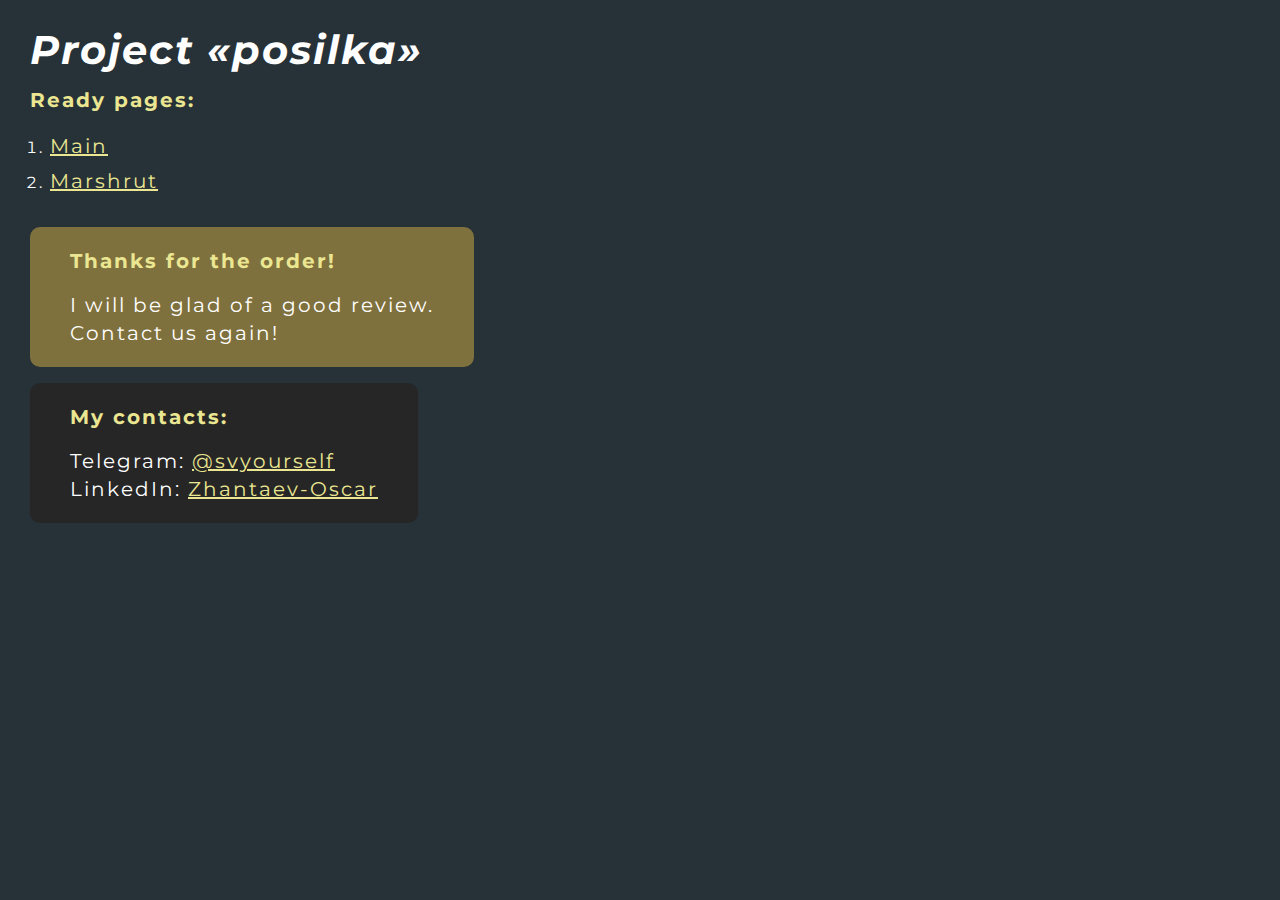
<file: index.html>
<!DOCTYPE html>
<html>

<head>
	<meta charset="UTF-8">
	<meta name="viewport" content="width=device-width, initial-scale=1.0">
	<title>Posilka</title>
</head>

<body>
	<div class="rootpage">
		<h1>Project «posilka»</h1>
		<h2>Ready pages:</h2>
		<ol class="rootpage__list">
			<li><a target="_blank" href="home.html">Main</a></li>
			<li><a target="_blank" href="marshrut.html">Marshrut</a></li>
		</ol>
		<div class="rootpage__tnx">
			<h2>Thanks for the order!</h2>
			<p>I will be glad of a good review.</p>
			<p>Contact us again!</p>
		</div>
		<div class="rootpage__contacts">
			<h2>My contacts:</h2>
			<p>Telegram: <a href="https://t.me/svyourself">@svyourself</a></p>
			<p>LinkedIn: <a href="https://www.linkedin.com/in/zhantaev-oscar-a5a2a7259">Zhantaev-Oscar</a></p>
		</div>
	</div>
</body>
<style>
	@charset "UTF-8";
	@import url("https://fonts.googleapis.com/css?family=Montserrat:regular,700&display=swap");

	*,
	*::before,
	*::after {
		padding: 0px;
		margin: 0px;
		border: 0px;
		box-sizing: border-box;
	}

	html,
	body {
		height: 100%;
		margin: 0;
		padding: 0;
		min-width: 320px;
		width: 100%;
		letter-spacing: 2px;
		color: #fff;
		background: #263238;
	}

	body {
		font-family: Montserrat;
		font-size: 100%;
		line-height: 1;
		font-size: 1rem;
	}

	a {
		text-decoration: underline;
		color: #ebe691;
		font-size: 20px;
	}

	a:visited {
		text-decoration: underline;
		color: #fff;
	}

	a:hover {
		text-decoration: none;
	}

	ul li {
		list-style: none;
	}

	img {
		vertical-align: top;
	}

	.wrapper {
		width: 100%;
		min-height: 100%;
		overflow: hidden;
	}

	.rootpage {
		padding: 30px;
		display: flex;
		flex-direction: column;
		align-items: flex-start;
	}

	@media (max-width: 767px) {
		.rootpage {
			padding: 30px 15px;
		}
	}

	h1 {
		color: #fff;
		font-style: italic;
		font-size: 2.5rem;
		margin: 0px 0px 1.25rem 0px;
	}

	@media (max-width: 767px) {
		h1 {
			font-size: 1.85rem;
			margin: 0px 0px 1.25rem 0px;
		}
	}

	h2 {
		color: #ebe691;
		font-size: 1.25rem;
		margin: 0px 0px 1rem 0px;
	}

	@media (max-width: 767px) {
		h2 {
			font-size: 1.125rem;
			margin: 0px 0px 1rem 0px;
		}
	}

	.rootpage__info {
		line-height: 140%;
		margin: 0px 0px 1.5rem 0px;
	}

	.rootpage__list {
		margin: 10px 0px 2.25rem 1.25rem;
	}

	.rootpage__list li:not(:last-child) {
		margin: 0px 0px 15px 0px;
	}

	.rootpage__contacts,
	.rootpage__tnx {
		border-radius: 10px;
		padding: 20px 40px;
		font-size: 20px;
		line-height: 140%;
	}

	@media (max-width: 767px) {

		.rootpage__contacts,
		.rootpage__tnx {
			border-radius: 40px;
			padding: 20px;
		}
	}

	.rootpage__contacts {
		background: #262626;
	}

	.rootpage__contacts a {
		color: #ebe691;
	}

	.rootpage__tnx {
		background: #7F713E;
		margin: 0px 0px 1rem 0px;
	}
</style>

</html>
</file>
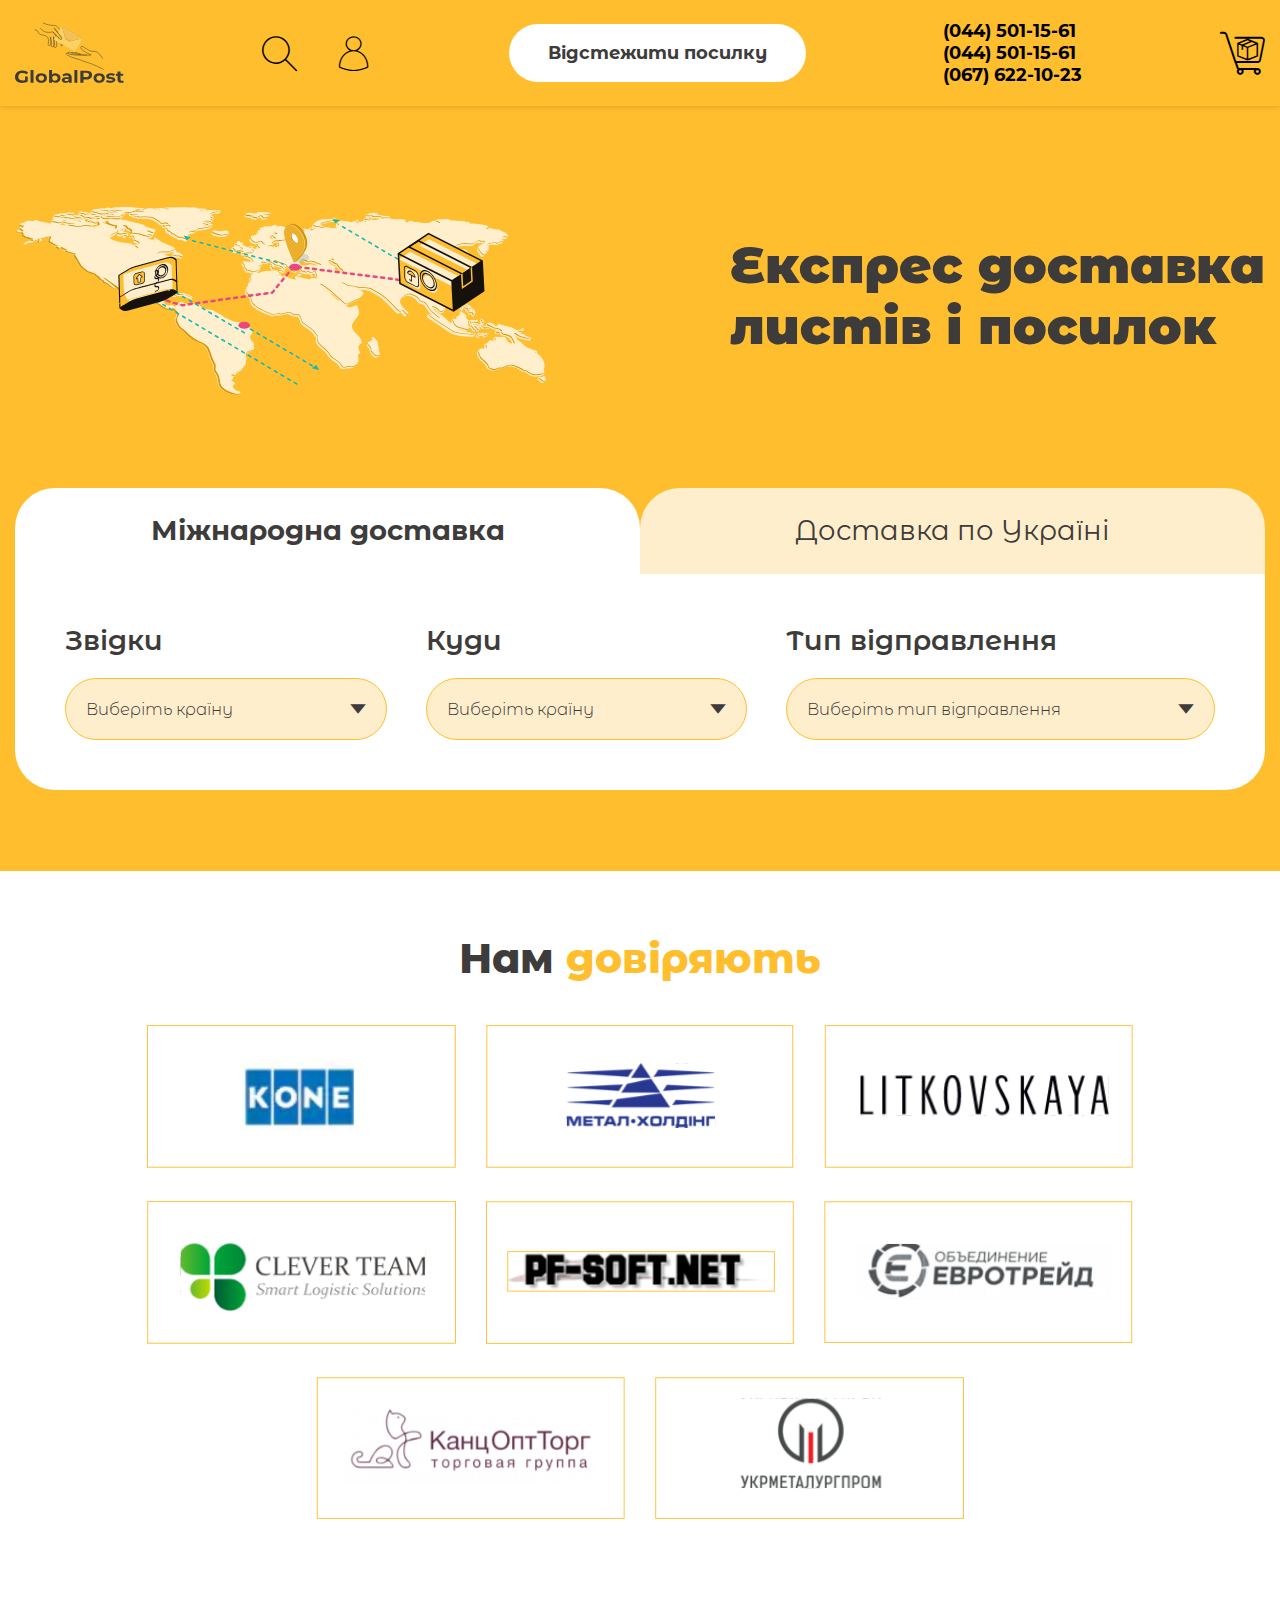
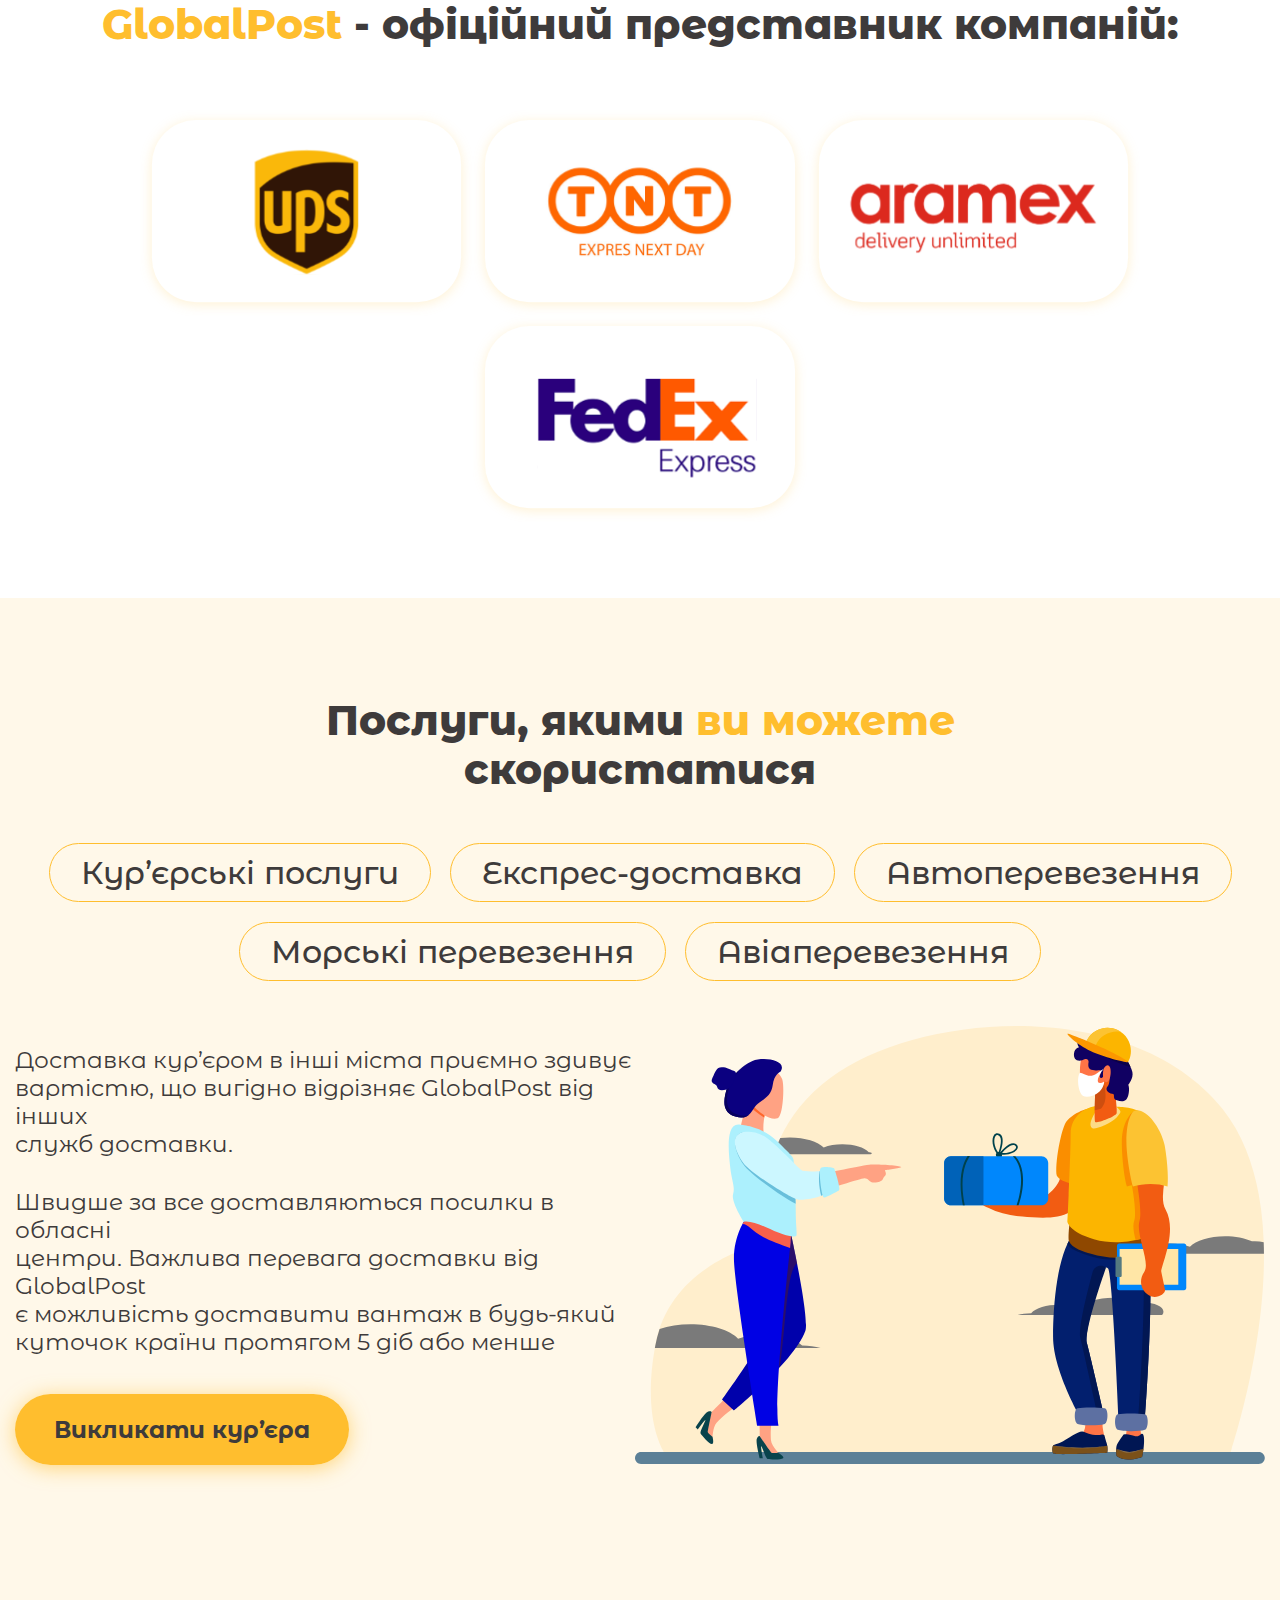
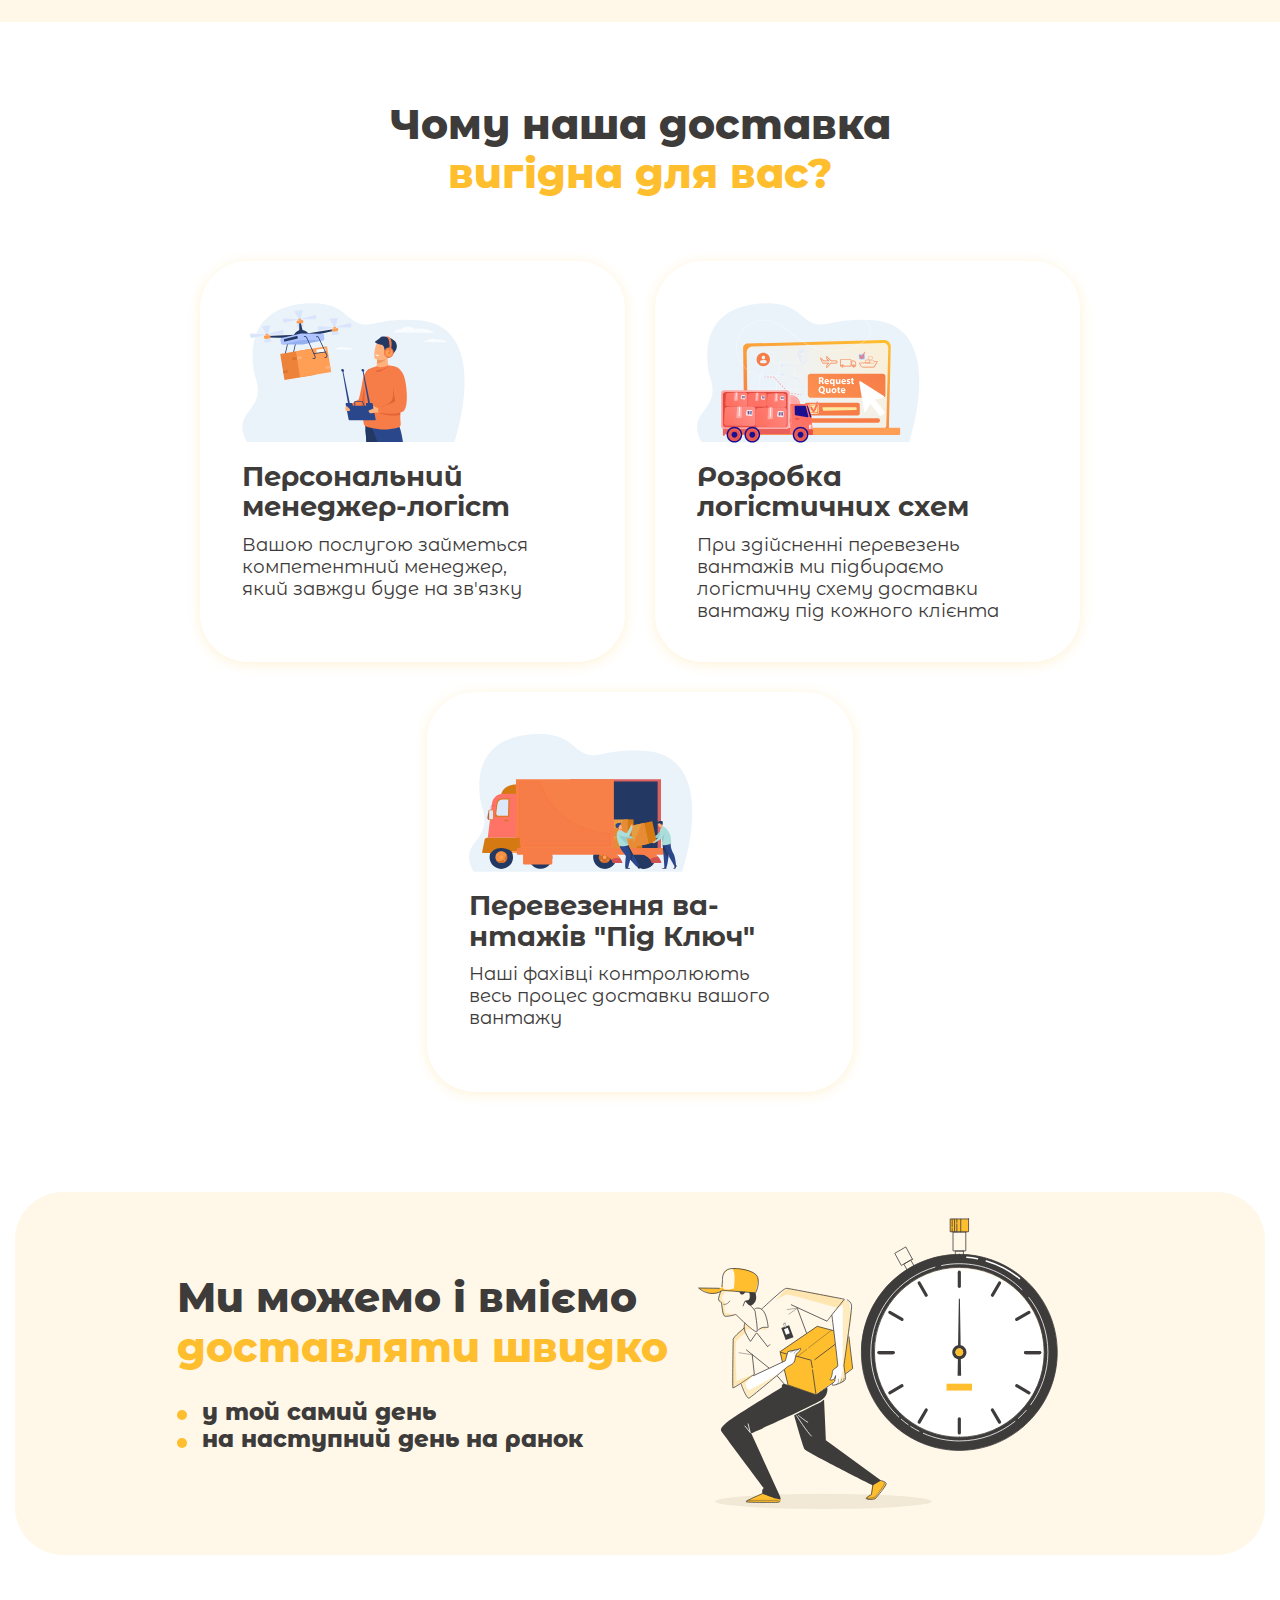
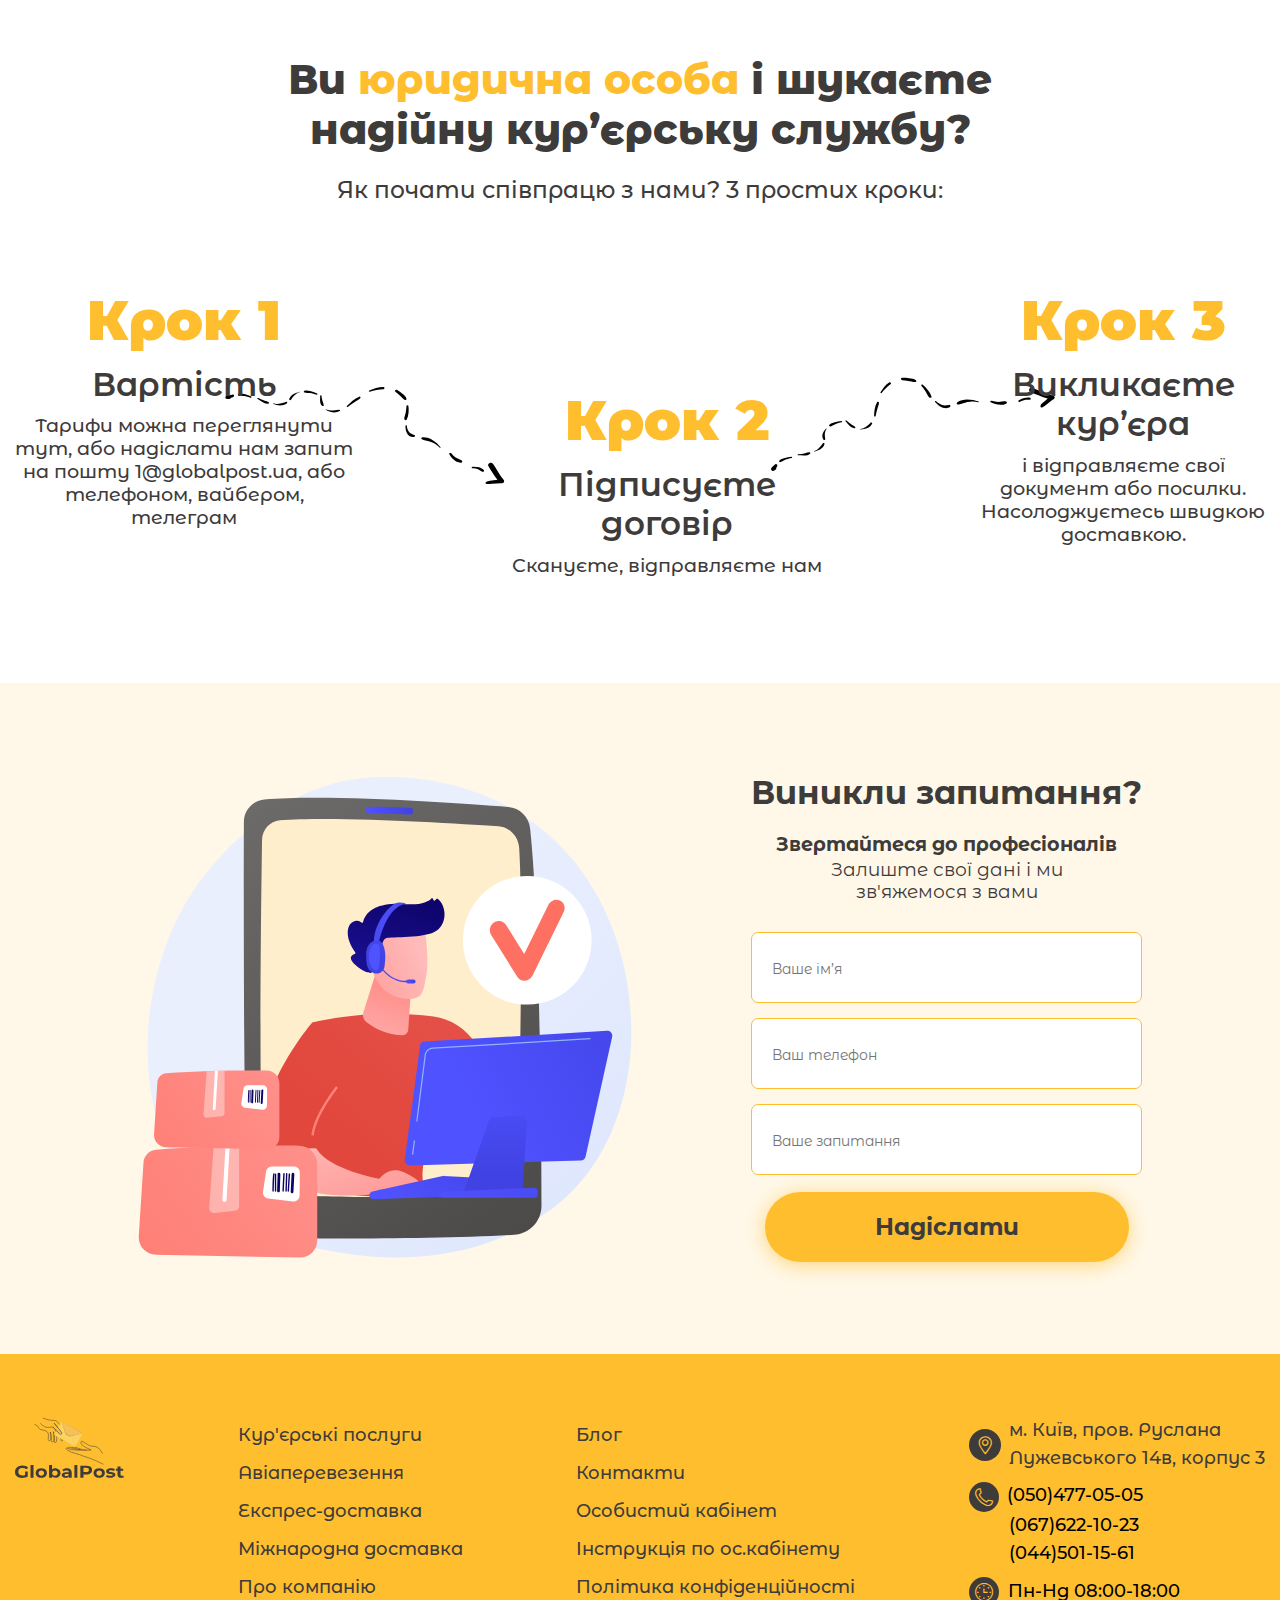
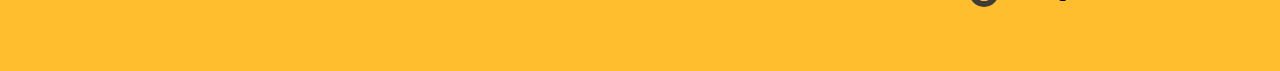
<file: home.html>
<!DOCTYPE html>
<html lang="ru">

<head>
	<title>Главная</title>
	<meta charset="UTF-8">
	<meta name="format-detection" content="telephone=no">
	<link rel="stylesheet" href="css/style.min.css?_v=20221208161849">
	<!-- <meta name="robots" content="noindex, nofollow"> -->
	<meta name="viewport" content="width=device-width, initial-scale=1.0">
</head>

<body>
	<div class="wrapper">
		<header class="header">
			<div class="header__container">
				<div class="header__body">
					<div class="header__menu menu">
						<nav class="menu__body">
							<div class="menu__items">
								<div data-spollers class="menu__spollers spollers-menu">
									<div class="spollers-menu__item">
										<button type="button" data-spoller class="spollers-menu__title _icon-arrow-down">Про
											нас</button>
										<div class="spollers-menu__body body-spollers">
											<div class="body-spollers__about">
												<p>Доставка кур’єром в інші міста приємно здивує вартістю, що вигідно відрізняє
													GlobalPost від інших <span>служб</span> доставки.
													Швидше за все доставляються посилки в обласні центри. <span>Важлива</span>
													перевага
													доставки
													від GlobalPost є <span>можливість</span> доставити вантаж в будь-який
													куточок країни
													протягом
													5 діб або менше</p>
											</div>
										</div>
									</div>
									<div class="spollers-menu__item">
										<button type="button" data-spoller class="spollers-menu__title _icon-arrow-down">Доставка</button>
										<div class="spollers-menu__body body-spollers">
											<div class="body-spollers__free">Free <span>Box</span></div>
										</div>
									</div>
									<div class="spollers-menu__item">
										<button type="button" data-spoller class="spollers-menu__title _icon-arrow-down">Блог</button>
										<div class="spollers-menu__body body-spollers">Content</div>
									</div>
									<div class="spollers-menu__item">
										<button type="button" data-spoller class="spollers-menu__title _icon-arrow-down">Контакти</button>
										<div class="spollers-menu__body body-spollers">
											<div class="body-spollers__cals">
												<a href="" class="top-header__number">(044) 501-15-61</a>
												<a href="" class="top-header__number">(044) 501-15-61</a>
												<a href="" class="top-header__number">(067) 622-10-23</a>
											</div>
										</div>
									</div>
									<div class="spollers-menu__item">
										<button type="button" data-spoller class="spollers-menu__title _icon-arrow-down">Укр</button>
										<div class="spollers-menu__body body-spollers">Content</div>
									</div>
								</div>
							</div>
						</nav>
					</div>
					<div class="header__top top-header">
						<button type="button" class="icon-menu"><span></span></button>
						<div class="top-header__logo">
							<a href="../home.html"><img src="img/icons/logo.svg?_v=1670494729900" alt="" class="top-header__img"></a>
						</div>
						<ul class="top-header__list">
							<li class="top-header__item"><a href="" class="top-header__link _icon-arrow-down">Про нас</a></li>
							<li class="top-header__item"><a href="..//marshrut.html" class="top-header__link _icon-arrow-down">Доставка</a></li>
							<li class="top-header__item"><a href="" class="top-header__link">Блог</a></li>
							<li class="top-header__item"><a href="" class="top-header__link">Контакти</a></li>
							<li class="top-header__item"><a href="" class="top-header__link _icon-arrow-down">Укр</a></li>
						</ul>
						<div class="top-header__icons">
							<div class="top-header__search _icon-search"></div>
							<div class="top-header__person _icon-person"></div>
						</div>
						<div class="top-header__button">
							<a href="" class="top-header__btn btn">Відстежити посилку</a>
						</div>
						<div class="top-header__numbers">
							<a href="" class="top-header__number">(044) 501-15-61</a>
							<a href="" class="top-header__number">(044) 501-15-61</a>
							<a href="" class="top-header__number">(067) 622-10-23</a>
						</div>
						<div class="top-header__cart _icon-cart"></div>
					</div>
				</div>
			</div>
		</header>
		<main class="page">
			<sectiom class="page__multi multi-page">
				<div class="multi-page__container">
					<div class="multi-page__body">
						<div class="multi-page__top top-multi">
							<div class="top-multi__left">
								<img src="img/multi/Illustration.svg?_v=1670494729900" alt="" class="top-multi__ilustration">
							</div>
							<div class="top-multi__right">
								<div class="top-multi__bigtitle">Експрес доставка <br> листів і посилок</div>
							</div>
						</div>
						<div class="multi-page__bottom bottom-multi">
							<div class="bottom-multi__tabs">
								<div data-tabs class="tabs">
									<nav data-tabs-titles class="tabs__navigation"><button type="submit" class="tabs__title _tab-active">Міжнародна доставка</button><button type="submit" class="tabs__title">Доставка по Україні</button>
										<div data-tabs-body class="tabs__content">
											<div class="tabs__body body-tabs">
												<div class="body-tabs__items">
													<div class="body-tabs__item">
														<div class="body-tabs__subtitle">Звідки</div>
														<div class="body-tabs__selection">
															<select name="form[]" class="multi">
																<option value="1" selected>Виберіть країну</option>
																<option value="2">По популярности</option>
																<option value="3">По популярности</option>
																<option value="4">По популярности</option>
															</select>
														</div>
													</div>
													<div class="body-tabs__item">
														<div class="body-tabs__subtitle">Куди</div>
														<div class="body-tabs__selection">
															<select name="form[]" class="multi">
																<option value="1" selected>Виберіть країну</option>
																<option value="2">По популярности</option>
																<option value="3">По популярности</option>
																<option value="4">По популярности</option>
															</select>
														</div>
													</div>
													<div class="body-tabs__item">
														<div class="body-tabs__subtitle">Тип відправлення</div>
														<div class="body-tabs__selection">
															<select name="form[]" class="multi">
																<option value="1" selected>Виберіть тип відправлення
																</option>
																<option value="2">По популярности</option>
																<option value="3">По популярности</option>
																<option value="4">По популярности</option>
															</select>
														</div>
													</div>
												</div>
											</div>
											<div class="tabs__body">
												<div class="body-tabs__free">
													Free <span>Box</span>
												</div>
											</div>
										</div>
								</div>
							</div>
						</div>
					</div>
				</div>
			</sectiom>
			<section class="page__trust trust-page">
				<div class="trust-page__container">
					<div class="trust-page__body">
						<div class="trust-page__top top-trust">
							<h1 class="top-trust__title">Нам <span>довіряють</span></h1>
							<div class="top-trust__items">
								<div class="top-trust__item">
									<img src="img/trust/01.svg?_v=1670494729900" alt="">
								</div>
								<div class="top-trust__item">
									<img src="img/trust/02.svg?_v=1670494729900" alt="">
								</div>
								<div class="top-trust__item">
									<img src="img/trust/03.svg?_v=1670494729900" alt="">
								</div>
								<div class="top-trust__item">
									<img src="img/trust/04.svg?_v=1670494729900" alt="">
								</div>
								<div class="top-trust__item">
									<img src="img/trust/05.svg?_v=1670494729900" alt="">
								</div>
								<div class="top-trust__item">
									<img src="img/trust/06.svg?_v=1670494729900" alt="">
								</div>
								<div class="top-trust__item">
									<img src="img/trust/07.svg?_v=1670494729900" alt="">
								</div>
								<div class="top-trust__item">
									<img src="img/trust/08.svg?_v=1670494729900" alt="">
								</div>
							</div>
						</div>
						<div class="trust-page__bottom bottom-trust">
							<h1 class="bottom-trust__title"><span>GlobalPost</span> - офіційний представник компаній:
							</h1>
							<div class="bottom-trust__items">
								<div class="bottom-trust__item">
									<img src="img/trust/trust-bottom/01.svg?_v=1670494729900" alt="">
								</div>
								<div class="bottom-trust__item">
									<img src="img/trust/trust-bottom/02.svg?_v=1670494729900" alt="">
								</div>
								<div class="bottom-trust__item">
									<img src="img/trust/trust-bottom/03.svg?_v=1670494729900" alt="">
								</div>
								<div class="bottom-trust__item">
									<img src="img/trust/trust-bottom/04.svg?_v=1670494729900" alt="">
								</div>
							</div>
						</div>
					</div>
				</div>
			</section>
			<section class="page__runner runner-page">
				<div class="runner-page__container">
					<div class="runner-page__body">
						<h1 class="runner-page__title">Послуги, якими <span>ви можете</span> <br> скористатися</h1>
						<div class="runner-page__list">
							<li class="runner-page__item"><a href="" class="runner-page__link">Кур’єрські послуги</a>
							</li>
							<li class="runner-page__item"><a href="" class="runner-page__link">Експрес-доставка</a></li>
							<li class="runner-page__item"><a href="" class="runner-page__link">Автоперевезення</a></li>
							<li class="runner-page__item"><a href="" class="runner-page__link">Морські перевезення</a>
							</li>
							<li class="runner-page__item"><a href="" class="runner-page__link">Авіаперевезення</a></li>
						</div>
						<div class="runner-page__sides">
							<div class="runner-page__left">
								<div class="runner-page__text">
									<p>Доставка кур’єром в інші міста приємно здивує вартістю,
										що вигідно відрізняє GlobalPost від інших <br> служб доставки.</p>
									<p>Швидше за все доставляються посилки в обласні <br> центри. Важлива перевага
										доставки
										від
										GlobalPost <br> є можливість доставити вантаж в будь-який <br> куточок країни
										протягом 5
										діб
										або менше</p>
								</div>
								<div class="runner-page__button">
									<a href="" class="runner-page__btn">Викликати кур’єра</a>
								</div>
							</div>
							<div class="runner-page__right">
								<img src="img/trust/ilustration.svg?_v=1670494729900" alt="" class="runner-page__ilustration">
							</div>
						</div>
					</div>
				</div>
			</section>
			<section class="page__delivery delivery-page">
				<div class="delivery-page__container">
					<div class="delivery-page__body">
						<div class="delivery-page__top top-delivery">
							<h1 class="top-delivery__title">Чому наша доставка <br>
								<span>вигідна для вас?</span>
							</h1>
							<div class="top-delivery__items">
								<div class="top-delivery__item">
									<img src="img/delivery/01.svg?_v=1670494729900" alt="" class="top-delivery__img">
									<div class="top-delivery__subtitle">Персональний
										менеджер-логіст</div>
									<div class="top-delivery__text">Вашою послугою займеться компетентний менеджер, який
										завжди буде на зв'язку</div>
								</div>
								<div class="top-delivery__item">
									<img src="img/delivery/02.svg?_v=1670494729900" alt="" class="top-delivery__img">
									<div class="top-delivery__subtitle">Розробка логістичних схем</div>
									<div class="top-delivery__text">При здійсненні перевезень вантажів ми підбираємо
										логістичну схему доставки вантажу під кожного клієнта</div>
								</div>
								<div class="top-delivery__item">
									<img src="img/delivery/03.svg?_v=1670494729900" alt="" class="top-delivery__img">
									<div class="top-delivery__subtitle">Перевезення ва-
										нтажів "Під Ключ"</div>
									<div class="top-delivery__text">Наші фахівці контролюють весь процес доставки вашого
										вантажу</div>
								</div>
							</div>
						</div>
						<div class="delivery-page__middle middle-delivery">
							<div class="middle-delivery__left">
								<h1 class="middle-delivery__title">Ми можемо і вміємо <br>
									<span>доставляти швидко</span>
								</h1>
								<div class="middle-delivery__items">
									<div class="middle-delivery__item"><a href="" class="middle-delivery__link"><span></span> у той
											самий день</a>
									</div>
									<div class="middle-delivery__item"><a href="" class="middle-delivery__link"><span></span> на
											наступний день на ранок</a>
									</div>
								</div>
							</div>
							<div class="middle-delivery__right">
								<img src="img/delivery/clock.svg?_v=1670494729900" alt="" class="middle-delivery__clock">
							</div>
						</div>
						<div class="delivery-page__bottom bottom-delivery">
							<h1 class="bottom-delivery__title">Ви <span>юридична особа</span> і шукаєте <br> надійну
								кур’єрську службу?</h1>
							<div class="bottom-delivery__subtitle">Як почати співпрацю з нами? 3 простих кроки:</div>
							<div class="bottom-delivery__items">
								<div class="bottom-delivery__item">
									<div class="bottom-delivery__krok">Крок 1</div>
									<div class="bottom-delivery__subkrok">Вартість</div>
									<div class="bottom-delivery__textkrok">Тарифи можна переглянути <br> тут, або
										надіслати
										нам запит <br> на пошту 1@globalpost.ua, або <br> телефоном, вайбером, <br>
										телеграм</div>
								</div>
								<div class="bottom-delivery__item">
									<div class="bottom-delivery__krok">Крок 2</div>
									<div class="bottom-delivery__subkrok">Підписуєте <br>
										договір</div>
									<div class="bottom-delivery__textkrok">Скануєте, відправляєте нам</div>
								</div>
								<div class="bottom-delivery__item">
									<div class="bottom-delivery__krok">Крок 3</div>
									<div class="bottom-delivery__subkrok">Викликаєте <br>
										кур’єра</div>
									<div class="bottom-delivery__textkrok">і відправляєте свої <br> документ або
										посилки. <br>
										Насолоджуєтесь швидкою <br> доставкою.</div>
								</div>
							</div>
							<!-- <div class="bottom-delivery__image">
								<img src="img/delivery/aroows.svg?_v=1670494729900" alt="" class="bottom-delivery__arrows">
							</div> -->
						</div>
					</div>
				</div>
			</section>
			<section class="page__info info-page">
				<div class="info-page__container">
					<div class="info-page__body">
						<div class="info-page__left left-info">
							<img src="img/info/01.svg?_v=1670494729900" alt="" class="left-info__ilustration">
						</div>
						<div class="info-page__right right-info">
							<h1 class="right-info__title">Виникли запитання?</h1>
							<div class="right-info__subtitle">Звертайтеся до професіоналів
							</div>
							<div class="right-info__text">Залиште свої дані і ми <br>
								зв'яжемося з вами
							</div>
							<div class="right-info__items">
								<input autocomplete="off" type="text" name="form[]" data-error="error" placeholder="Ваше ім’я" class="right-info__input">
								<input autocomplete="off" type="text" name="form[]" data-error="error" placeholder="Ваш телефон" class="right-info__input">
								<input autocomplete="off" type="text" name="form[]" data-error="error" placeholder="Ваше запитання" class="right-info__input">
							</div>
							<div class="right-info__button">
								<a href="" class="right-info__btn">Надіслати</a>
							</div>
						</div>
					</div>
				</div>
			</section>
		</main>
		<footer class="footer">
			<div class="footer__container">
				<div class="footer__body">
					<div class="footer__logotip">
						<img src="img/icons/logo.svg?_v=1670494729900" alt="" class="footer__logo">
					</div>
					<ul class="footer__list">
						<li class="footer__item"><a href="" class="footer__link">Кур'єрські послуги</a></li>
						<li class="footer__item"><a href="" class="footer__link">Авіаперевезення</a></li>
						<li class="footer__item"><a href="" class="footer__link">Експрес-доставка</a></li>
						<li class="footer__item"><a href="" class="footer__link">Міжнародна доставка</a></li>
						<li class="footer__item"><a href="" class="footer__link">Про компанію</a></li>
					</ul>
					<ul class="footer__list">
						<li class="footer__item"><a href="" class="footer__link">Блог</a></li>
						<li class="footer__item"><a href="" class="footer__link">Контакти</a></li>
						<li class="footer__item"><a href="" class="footer__link">Особистий кабiнет</a></li>
						<li class="footer__item"><a href="" class="footer__link">Інструкція по ос.кабiнету</a></li>
						<li class="footer__item"><a href="" class="footer__link">Політика конфіденційності</a></li>
					</ul>
					<div class="footer__connect">
						<div class="footer__location _icon-location">м. Київ, пров. Руслана <br>
							Лужевського 14в, корпус 3</div>
						<div class="footer__numbers">
							<div class="footer__numb _icon-phone">(050)477-05-05</div>
							<div class="footer__numb">(067)622-10-23</div>
							<div class="footer__numb">(044)501-15-61</div>
						</div>
						<div class="footer__clock _icon-clock">Пн-Нд 08:00-18:00</div>
					</div>
				</div>
			</div>
		</footer>
	</div>
	<!-- 
<div id="popup" aria-hidden="true" class="popup">
	<div class="popup__wrapper">
		<div class="popup__content">
			<button data-close type="button" class="popup__close">Закрыть</button>
			<div class="popup__text">
			</div>
		</div>
	</div>
</div>
 -->

	<script src="js/app.min.js?_v=20221208161849"></script>
</body>

</html>
</file>
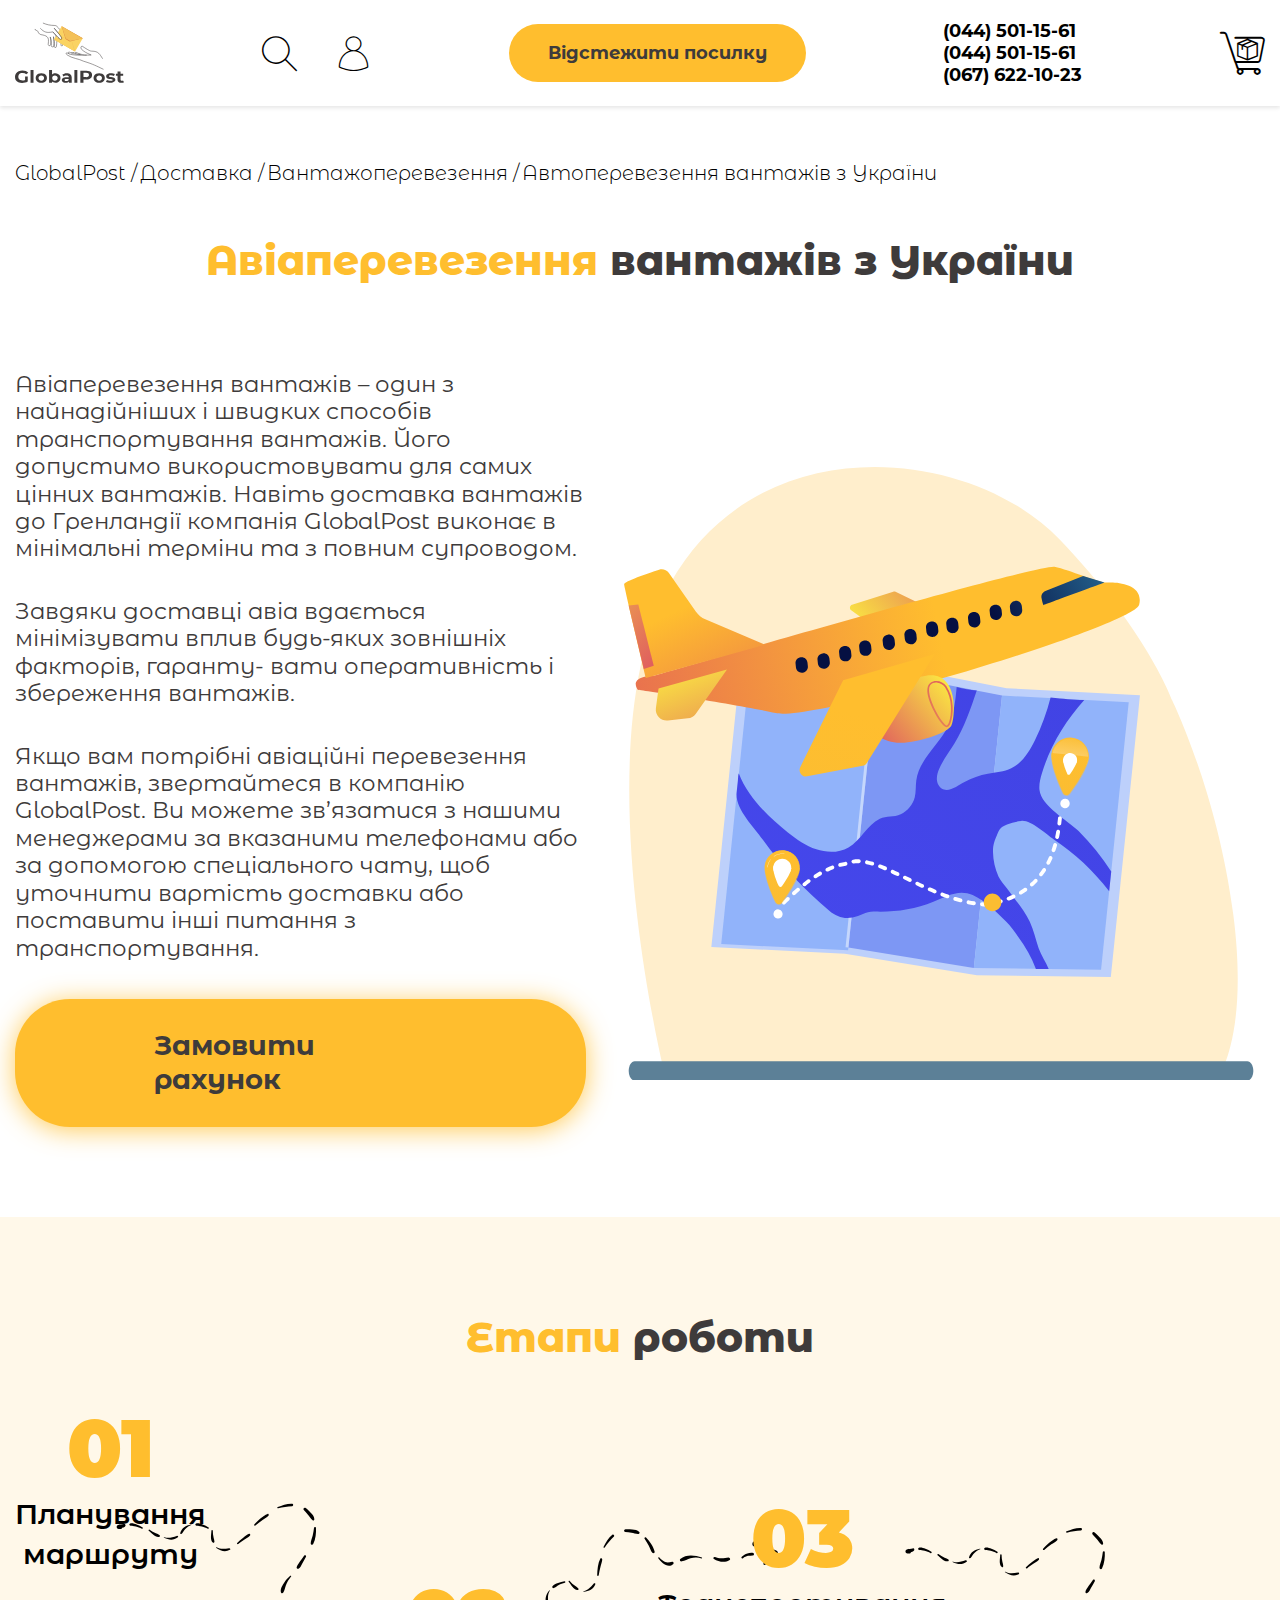
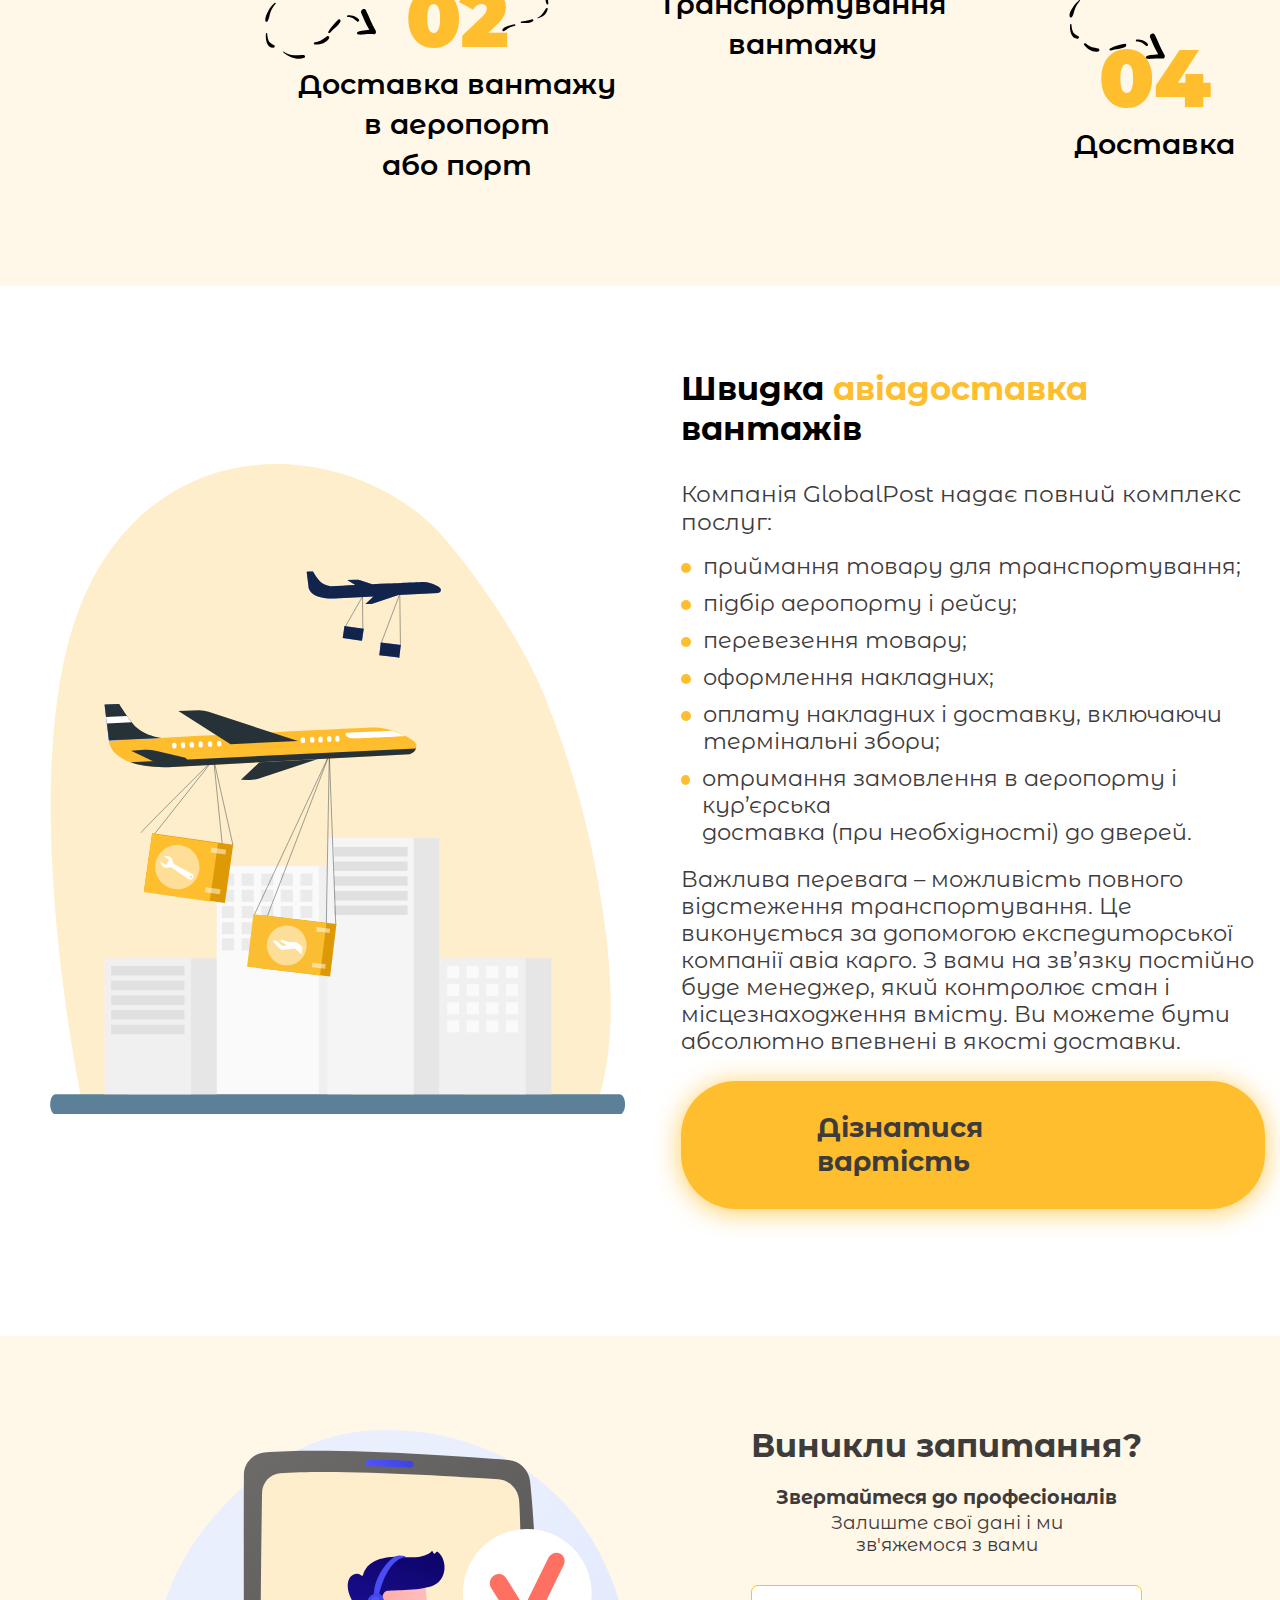
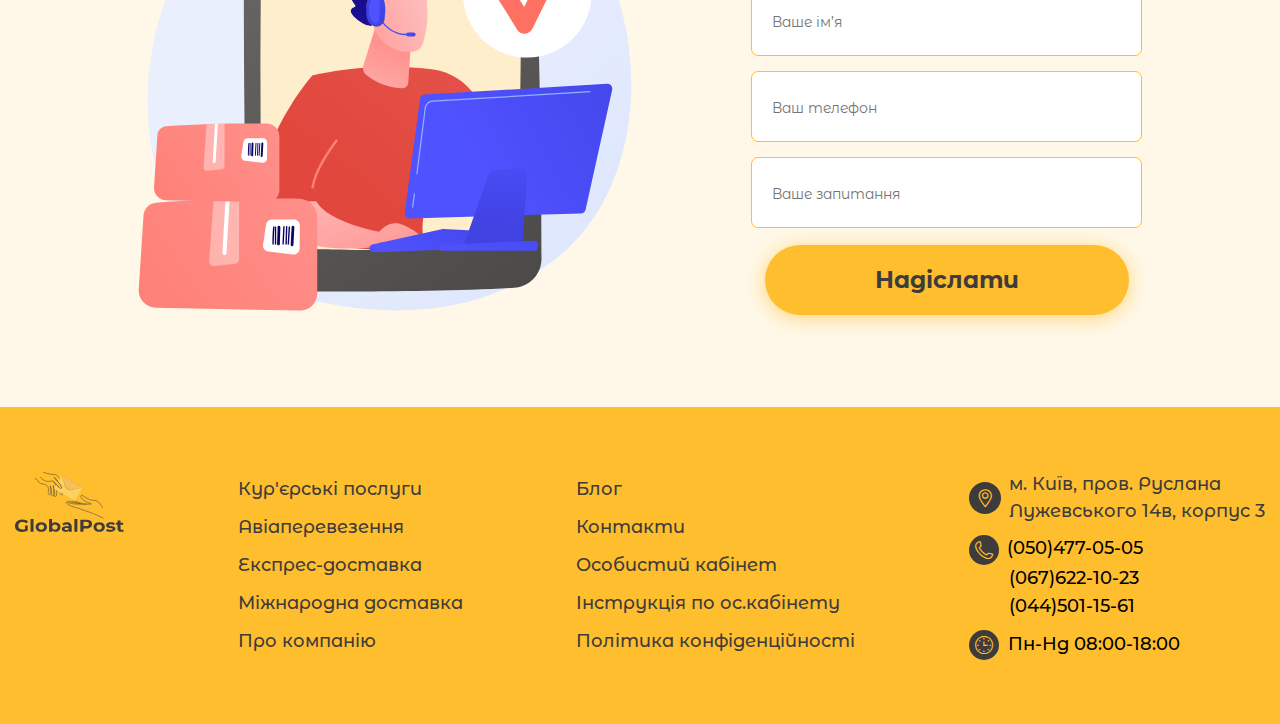
<file: marshrut.html>
<!DOCTYPE html>
<html lang="ru">

<head>
	<title>Главная</title>
	<meta charset="UTF-8">
	<meta name="format-detection" content="telephone=no">
	<link rel="stylesheet" href="css/style.min.css?_v=20221208161849">
	<!-- <meta name="robots" content="noindex, nofollow"> -->
	<meta name="viewport" content="width=device-width, initial-scale=1.0">
</head>

<body>
	<div class="wrapper second">
		<header class="header">
			<div class="header__container">
				<div class="header__body">
					<div class="header__menu menu">
						<nav class="menu__body">
							<div class="menu__items">
								<div data-spollers class="menu__spollers spollers-menu">
									<div class="spollers-menu__item">
										<button type="button" data-spoller class="spollers-menu__title _icon-arrow-down">Про
											нас</button>
										<div class="spollers-menu__body body-spollers">
											<div class="body-spollers__about">
												<p>Доставка кур’єром в інші міста приємно здивує вартістю, що вигідно відрізняє
													GlobalPost від інших <span>служб</span> доставки.
													Швидше за все доставляються посилки в обласні центри. <span>Важлива</span>
													перевага
													доставки
													від GlobalPost є <span>можливість</span> доставити вантаж в будь-який
													куточок країни
													протягом
													5 діб або менше</p>
											</div>
										</div>
									</div>
									<div class="spollers-menu__item">
										<button type="button" data-spoller class="spollers-menu__title _icon-arrow-down">Доставка</button>
										<div class="spollers-menu__body body-spollers">
											<div class="body-spollers__free">Free <span>Box</span></div>
										</div>
									</div>
									<div class="spollers-menu__item">
										<button type="button" data-spoller class="spollers-menu__title _icon-arrow-down">Блог</button>
										<div class="spollers-menu__body body-spollers">Content</div>
									</div>
									<div class="spollers-menu__item">
										<button type="button" data-spoller class="spollers-menu__title _icon-arrow-down">Контакти</button>
										<div class="spollers-menu__body body-spollers">
											<div class="body-spollers__cals">
												<a href="" class="top-header__number">(044) 501-15-61</a>
												<a href="" class="top-header__number">(044) 501-15-61</a>
												<a href="" class="top-header__number">(067) 622-10-23</a>
											</div>
										</div>
									</div>
									<div class="spollers-menu__item">
										<button type="button" data-spoller class="spollers-menu__title _icon-arrow-down">Укр</button>
										<div class="spollers-menu__body body-spollers">Content</div>
									</div>
								</div>
							</div>
						</nav>
					</div>
					<div class="header__top top-header">
						<button type="button" class="icon-menu"><span></span></button>
						<div class="top-header__logo">
							<a href="../home.html"><img src="img/icons/logo.svg?_v=1670494729900" alt="" class="top-header__img"></a>
						</div>
						<ul class="top-header__list">
							<li class="top-header__item"><a href="" class="top-header__link _icon-arrow-down">Про нас</a></li>
							<li class="top-header__item"><a href="..//marshrut.html" class="top-header__link _icon-arrow-down">Доставка</a></li>
							<li class="top-header__item"><a href="" class="top-header__link">Блог</a></li>
							<li class="top-header__item"><a href="" class="top-header__link">Контакти</a></li>
							<li class="top-header__item"><a href="" class="top-header__link _icon-arrow-down">Укр</a></li>
						</ul>
						<div class="top-header__icons">
							<div class="top-header__search _icon-search"></div>
							<div class="top-header__person _icon-person"></div>
						</div>
						<div class="top-header__button">
							<a href="" class="top-header__btn btn">Відстежити посилку</a>
						</div>
						<div class="top-header__numbers">
							<a href="" class="top-header__number">(044) 501-15-61</a>
							<a href="" class="top-header__number">(044) 501-15-61</a>
							<a href="" class="top-header__number">(067) 622-10-23</a>
						</div>
						<div class="top-header__cart _icon-cart"></div>
					</div>
				</div>
			</div>
		</header>
		<main class="porag">
			<section class="porag__top top-porag">
				<div class="top-porag__container">
					<div class="top-porag__body">
						<div class="top-porag__item"><a href="home.html" class="top-porag__link">GlobalPost /</a></div>
						<div class="top-porag__item"><a href="" class="top-porag__link">Доставка /</a></div>
						<div class="top-porag__item"><a href="" class="top-porag__link">Вантажоперевезення /</a></div>
						<div class="top-porag__item"><a href="" class="top-porag__link">Автоперевезення вантажів з
								України</a></div>
					</div>
				</div>
			</section>
			<section class="porag__order order-porag">
				<div class="order-porag__container">
					<div class="order-porag__body">
						<h1 class="order-porag__title"><span>Авіаперевезення</span> вантажів з України</h1>
						<div class="order-porag__items">
							<div class="order-porag__left left-order">
								<div class="left-order__text">
									<p>Авіаперевезення вантажів – один з найнадійніших і швидких
										способів транспортування вантажів. Його допустимо використовувати для самих
										цінних
										вантажів. Навіть доставка вантажів
										до Гренландії компанія GlobalPost виконає в мінімальні терміни та з повним
										супроводом.</p>
									<p>Завдяки доставці авіа вдається мінімізувати вплив будь-яких зовнішніх факторів,
										гаранту-
										вати оперативність і збереження вантажів.</p>
									<p>Якщо вам потрібні авіаційні перевезення вантажів, звертайтеся в компанію
										GlobalPost.
										Ви можете зв’язатися з нашими менеджерами
										за вказаними телефонами або за допомогою спеціального чату, щоб уточнити
										вартість
										доставки або поставити інші питання з транспортування.</p>
								</div>
								<div class="left-order__button">
									<a href="" class="left-order__btn">Замовити рахунок</a>
								</div>
							</div>
							<div class="order-porag__right right-order">
								<img src="img/order/ilustrarion.svg?_v=1670494729900" alt="" class="right-order__ilustration">
							</div>
						</div>
					</div>
				</div>
			</section>
			<section class="porag__steps steps-porag">
				<div class="steps-porag__container">
					<div class="steps-porag__body">
						<h1 class="steps-porag__title"><span>Етапи</span> роботи</h1>
						<div class="steps-porag__items">
							<div class="steps-porag__step">
								<div class="steps-porag__num">01</div>
								<div class="steps-porag__subtitle">Планування <br>
									маршруту</div>
							</div>
							<div class="steps-porag__step">
								<div class="steps-porag__num">02</div>
								<div class="steps-porag__subtitle">Доставка вантажу <br>
									в аеропорт <br>
									або порт</div>
							</div>
							<div class="steps-porag__step">
								<div class="steps-porag__num">03</div>
								<div class="steps-porag__subtitle">Транспортування <br>
									вантажу</div>
							</div>
							<div class="steps-porag__step">
								<div class="steps-porag__num">04</div>
								<div class="steps-porag__subtitle">Доставка</div>
							</div>
						</div>
					</div>
				</div>
			</section>
			<section class="porag__shwidka shwidka-porag">
				<div class="shwidka-porag__container">
					<div class="shwidka-porag__body">
						<div class="shwidka-porag__left left-shwidka">
							<img src="img/order/ilustration2.svg?_v=1670494729900" alt="" class="left-shwidka__ilustration">
						</div>
						<div class="shwidka-porag__right right-shwidka">
							<h1 class="right-shwidka__title">Швидка <span>авіадоставка</span> вантажів</h1>
							<div class="right-shwidka__subtitle">Компанія GlobalPost надає повний комплекс послуг:</div>
							<div class="right-shwidka__points">
								<div class="right-shwidka__point"><span></span>приймання товару для транспортування;
								</div>
								<div class="right-shwidka__point"><span></span>підбір аеропорту і рейсу;</div>
								<div class="right-shwidka__point"><span></span>перевезення товару;</div>
								<div class="right-shwidka__point"><span></span>оформлення накладних;</div>
								<div class="right-shwidka__point"><span></span>оплату накладних і доставку, включаючи
									<br>
									термінальні збори;
								</div>
								<div class="right-shwidka__point"><span></span>отримання замовлення в аеропорту і
									кур’єрська <br>
									доставка (при необхідності) до дверей.</div>
							</div>
							<div class="right-shwidka__text">
								<p>Важлива перевага – можливість повного відстеження транспортування. Це виконується за
									допомогою експедиторської компанії авіа карго. З вами на
									зв’язку постійно буде менеджер, який контролює
									стан і місцезнаходження вмісту. Ви можете бути
									абсолютно впевнені в якості доставки.</p>
							</div>
							<div class="right-shwidka__button">
								<a href="" class="right-shwidka__btn">Дізнатися вартість</a>
							</div>
						</div>
					</div>
				</div>
			</section>
			<section class="page__info info-page">
				<div class="info-page__container">
					<div class="info-page__body">
						<div class="info-page__left left-info">
							<img src="img/info/01.svg?_v=1670494729900" alt="" class="left-info__ilustration">
						</div>
						<div class="info-page__right right-info">
							<h1 class="right-info__title">Виникли запитання?</h1>
							<div class="right-info__subtitle">Звертайтеся до професіоналів
							</div>
							<div class="right-info__text">Залиште свої дані і ми <br>
								зв'яжемося з вами
							</div>
							<div class="right-info__items">
								<input autocomplete="off" type="text" name="form[]" data-error="error" placeholder="Ваше ім’я" class="right-info__input">
								<input autocomplete="off" type="text" name="form[]" data-error="error" placeholder="Ваш телефон" class="right-info__input">
								<input autocomplete="off" type="text" name="form[]" data-error="error" placeholder="Ваше запитання" class="right-info__input">
							</div>
							<div class="right-info__button">
								<a href="" class="right-info__btn">Надіслати</a>
							</div>
						</div>
					</div>
				</div>
			</section>
		</main>
		<footer class="footer">
			<div class="footer__container">
				<div class="footer__body">
					<div class="footer__logotip">
						<img src="img/icons/logo.svg?_v=1670494729900" alt="" class="footer__logo">
					</div>
					<ul class="footer__list">
						<li class="footer__item"><a href="" class="footer__link">Кур'єрські послуги</a></li>
						<li class="footer__item"><a href="" class="footer__link">Авіаперевезення</a></li>
						<li class="footer__item"><a href="" class="footer__link">Експрес-доставка</a></li>
						<li class="footer__item"><a href="" class="footer__link">Міжнародна доставка</a></li>
						<li class="footer__item"><a href="" class="footer__link">Про компанію</a></li>
					</ul>
					<ul class="footer__list">
						<li class="footer__item"><a href="" class="footer__link">Блог</a></li>
						<li class="footer__item"><a href="" class="footer__link">Контакти</a></li>
						<li class="footer__item"><a href="" class="footer__link">Особистий кабiнет</a></li>
						<li class="footer__item"><a href="" class="footer__link">Інструкція по ос.кабiнету</a></li>
						<li class="footer__item"><a href="" class="footer__link">Політика конфіденційності</a></li>
					</ul>
					<div class="footer__connect">
						<div class="footer__location _icon-location">м. Київ, пров. Руслана <br>
							Лужевського 14в, корпус 3</div>
						<div class="footer__numbers">
							<div class="footer__numb _icon-phone">(050)477-05-05</div>
							<div class="footer__numb">(067)622-10-23</div>
							<div class="footer__numb">(044)501-15-61</div>
						</div>
						<div class="footer__clock _icon-clock">Пн-Нд 08:00-18:00</div>
					</div>
				</div>
			</div>
		</footer>
	</div>
	<!-- 
<div id="popup" aria-hidden="true" class="popup">
	<div class="popup__wrapper">
		<div class="popup__content">
			<button data-close type="button" class="popup__close">Закрыть</button>
			<div class="popup__text">
			</div>
		</div>
	</div>
</div>
 -->

	<script src="js/app.min.js?_v=20221208161849"></script>
</body>

</html>
</file>
<file: css/style.min.css>
@charset "UTF-8";@import url(https://fonts.googleapis.com/css?family=Montserrat+Alternates:100,200,300,regular,500,600,700,800,900&display=swap);@font-face{font-family:icons;font-display:swap;src:url(../fonts/icons.woff2) format("woff2"),url(../fonts/icons.woff) format("woff");font-weight:400;font-style:normal}.body-tabs__selection .select__value::before,[class*=_icon-]:before{font-family:icons;font-style:normal;font-weight:400;font-variant:normal;text-transform:none;line-height:1;-webkit-font-smoothing:antialiased;-moz-osx-font-smoothing:grayscale}[class*=_icon-]:before{display:block}._icon-arrow-down:before{content:"\e900"}._icon-box:before{content:"\e901"}._icon-cart:before{content:"\e902"}._icon-clock:before{content:"\e903";color:#ffbe2e}._icon-location:before{content:"\e904";color:#ffbe2e}._icon-person:before{content:"\e905"}._icon-phone:before{content:"\e906";color:#ffbe2e}._icon-search:before{content:"\e907"}._icon-trio-down:before{content:"\e908"}*{padding:0;margin:0;border:0}*,:after,:before{-webkit-box-sizing:border-box;box-sizing:border-box}body,html{height:100%;min-width:320px}body{color:#000;line-height:1;font-family:"Montserrat Alternates";font-size:.875rem;-ms-text-size-adjust:100%;-moz-text-size-adjust:100%;-webkit-text-size-adjust:100%;-webkit-font-smoothing:antialiased;-moz-osx-font-smoothing:grayscale}button,input,textarea{font-family:"Montserrat Alternates";font-size:inherit}button{cursor:pointer;color:inherit;background-color:inherit}a{color:inherit}a:link,a:visited{text-decoration:none}a:hover{text-decoration:none}ul li{list-style:none}img{vertical-align:top}h1,h2,h3,h4,h5,h6{font-weight:inherit;font-size:inherit}body{background:#fff}.lock body{overflow:hidden;-ms-touch-action:none;touch-action:none}.wrapper{min-height:100%;display:-webkit-box;display:-ms-flexbox;display:flex;-webkit-box-orient:vertical;-webkit-box-direction:normal;-ms-flex-direction:column;flex-direction:column;overflow:hidden}.wrapper>main{-webkit-box-flex:1;-ms-flex:1 1 auto;flex:1 1 auto}.wrapper>*{min-width:0}.second .header{background-color:#fff;-webkit-box-shadow:0 2px 4px rgba(0,0,0,.1);box-shadow:0 2px 4px rgba(0,0,0,.1)}.second .top-header__button .btn{background:#ffbe2e;color:#3e3b3b;-webkit-transition:all .3s ease 0s;-o-transition:all .3s ease 0s;transition:all .3s ease 0s}[class*=__container]{max-width:90rem;-webkit-box-sizing:content-box;box-sizing:content-box;margin:0 auto;padding:0 .9375rem}[class*=-ibg]{position:relative}[class*=-ibg] img{position:absolute;width:100%;height:100%;top:0;left:0;-o-object-fit:cover;object-fit:cover}[class*=-ibg_contain] img{-o-object-fit:contain;object-fit:contain}::-webkit-scrollbar{width:.2rem;border-radius:.5rem;background-color:#fff}::-webkit-scrollbar-thumb{background-color:#ccc;border-radius:.5rem}::-webkit-scrollbar-thumb:hover{background-color:#fff}.header{background:#ffbe2e;z-index:100000000;padding:1.25rem 0 1.25rem 0;-webkit-box-shadow:0 2px 4px rgba(0,0,0,.1);box-shadow:0 2px 4px rgba(0,0,0,.1)}.header__top{display:-webkit-box;display:-ms-flexbox;display:flex;-webkit-box-align:center;-ms-flex-align:center;align-items:center;-webkit-box-pack:justify;-ms-flex-pack:justify;justify-content:space-between}.top-header__body{display:-webkit-box;display:-ms-flexbox;display:flex;-webkit-box-align:center;-ms-flex-align:center;align-items:center;-webkit-box-pack:justify;-ms-flex-pack:justify;justify-content:space-between}.top-header__logo{z-index:10}.top-header__list{display:-webkit-box;display:-ms-flexbox;display:flex;gap:1.6875rem;-webkit-box-align:center;-ms-flex-align:center;align-items:center}.top-header__link{display:-webkit-box;display:-ms-flexbox;display:flex;gap:.375rem;-webkit-box-align:center;-ms-flex-align:center;align-items:center;-webkit-box-orient:horizontal;-webkit-box-direction:reverse;-ms-flex-direction:row-reverse;flex-direction:row-reverse;font-weight:500;font-size:1.125rem;line-height:1.2222222222;color:#3e3b3b}.top-header__link::before{-webkit-transform:rotate(-90deg);-ms-transform:rotate(-90deg);transform:rotate(-90deg);font-size:.75rem;-webkit-transition:all .3s ease 0s;-o-transition:all .3s ease 0s;transition:all .3s ease 0s}.top-header__icons{display:-webkit-box;display:-ms-flexbox;display:flex;gap:2.4375rem;-webkit-box-align:center;-ms-flex-align:center;align-items:center}.top-header__search::before{cursor:pointer;font-size:2.1875rem}.top-header__person::before{cursor:pointer;font-size:2.1875rem}.top-header__btn{font-weight:700;font-size:1.125rem;line-height:1.2222222222;color:#3e3b3b;background:#fff;border-radius:38px;padding:1.125rem 2.4375rem;-webkit-transition:all .4s ease 0s;-o-transition:all .4s ease 0s;transition:all .4s ease 0s}.top-header__numbers{display:-webkit-box;display:-ms-flexbox;display:flex;-webkit-box-orient:vertical;-webkit-box-direction:normal;-ms-flex-direction:column;flex-direction:column}.top-header__number{font-weight:700;font-size:1.125rem;line-height:1.2222222222}.top-header__cart{z-index:10}.top-header__cart::before{cursor:pointer;font-size:2.8125rem}.spollers-menu{display:none}.spollers-menu__title{display:-webkit-box;display:-ms-flexbox;display:flex;-webkit-box-align:center;-ms-flex-align:center;align-items:center;width:100%;-webkit-box-pack:justify;-ms-flex-pack:justify;justify-content:space-between;-webkit-box-orient:horizontal;-webkit-box-direction:reverse;-ms-flex-direction:row-reverse;flex-direction:row-reverse;font-weight:500;font-size:1.5625rem}.spollers-menu__title::before{-webkit-transition:all .7s ease 0s;-o-transition:all .7s ease 0s;transition:all .7s ease 0s;font-size:1.0625rem}.spollers-menu__title._spoller-active::before{-webkit-transform:rotate(-180deg);-ms-transform:rotate(-180deg);transform:rotate(-180deg)}.spollers-menu__body{padding:.9375rem 0 0 0}.body-spollers__about{font-weight:400;font-size:1.25rem;line-height:1.2;color:#3e3b3b}.body-spollers__about span{color:#ffbe2e}.body-spollers__free{text-align:center;font-size:1.875rem;line-height:1.1666666667;font-weight:600}.body-spollers__free span{color:#ffbe2e}.body-spollers__cals{display:-webkit-box;display:-ms-flexbox;display:flex;-webkit-box-orient:vertical;-webkit-box-direction:normal;-ms-flex-direction:column;flex-direction:column;row-gap:.625rem;-webkit-box-pack:center;-ms-flex-pack:center;justify-content:center;-webkit-box-align:center;-ms-flex-align:center;align-items:center}.icon-menu{display:none}.footer{background:#ffbe2e}.footer__body{display:-webkit-box;display:-ms-flexbox;display:flex;-webkit-box-pack:justify;-ms-flex-pack:justify;justify-content:space-between}.footer__link{font-weight:500;font-size:1.125rem;line-height:211.88%;color:#3e3b3b;position:relative}.footer__link::before{content:"";background:#3e3b3b;-webkit-transition:width .7s ease 0s;-o-transition:width .7s ease 0s;transition:width .7s ease 0s;display:block;position:absolute;bottom:-5px;left:0;width:0;height:1.5px}.footer__location{display:-webkit-box;display:-ms-flexbox;display:flex;-webkit-box-align:center;-ms-flex-align:center;align-items:center;gap:.5rem;font-weight:500;font-size:1.125rem;line-height:152.59%;color:#3e3b3b}.footer__location::before{background-color:#3e3b3b;border-radius:50%;padding:.4375rem}.footer__location:not(:last-child){margin-bottom:.625rem}.footer__numbers{-webkit-box-align:center;-ms-flex-align:center;align-items:center;gap:.5rem}.footer__numbers:not(:last-child){margin-bottom:.625rem}.footer__numb{display:-webkit-box;display:-ms-flexbox;display:flex;font-weight:500;font-size:1.125rem;gap:.5rem;line-height:152.59%}.footer__numb::before{background-color:#3e3b3b;border-radius:50%;padding:.375rem}.footer__numb:nth-child(2),.footer__numb:nth-child(3){padding:0 0 0 2.5rem}.footer__clock{display:-webkit-box;display:-ms-flexbox;display:flex;-webkit-box-align:center;-ms-flex-align:center;align-items:center;font-weight:500;font-size:1.125rem;gap:.5625rem;line-height:152.59%}.footer__clock::before{background-color:#3e3b3b;border-radius:50%;padding:.375rem}.multi-page__top{display:-webkit-box;display:-ms-flexbox;display:flex;-webkit-box-align:center;-ms-flex-align:center;align-items:center;-webkit-box-pack:justify;-ms-flex-pack:justify;justify-content:space-between}.top-multi__bigtitle{font-weight:900;line-height:1.2181818182;color:#3e3b3b}.bottom-multi__tabs{display:-webkit-box;display:-ms-flexbox;display:flex}.tabs{width:100%}.tabs__title{font-weight:400;line-height:1.2333333333;color:#3e3b3b;background:#fec;padding:1.625rem 0;width:50%;-webkit-transition:all .1s ease 0s;-o-transition:all .1s ease 0s;transition:all .1s ease 0s;border-radius:40px 40px 0 0}.tabs__title._tab-active{background-color:#fff;font-weight:700}.tabs__content{background:#fff;border-radius:0 0 40px 40px}.tabs__body{padding:3.125rem}.body-tabs__items{display:-webkit-box;display:-ms-flexbox;display:flex;-webkit-box-align:center;-ms-flex-align:center;align-items:center;gap:2rem;-webkit-box-pack:justify;-ms-flex-pack:justify;justify-content:space-between}.body-tabs__free{text-align:center;font-size:2.5rem;font-weight:700}.body-tabs__free span{color:#ffbe2e}.body-tabs__subtitle{font-weight:600;line-height:1.2333333333;color:#3e3b3b}.body-tabs__subtitle:not(:last-child){margin-bottom:1.25rem}.body-tabs__selection .select__title{font-weight:300;line-height:1.2222222222;color:#3e3b3b;background:#fec;border:1px solid #ffbe2e;-webkit-box-sizing:border-box;box-sizing:border-box;border-radius:40px;padding:1.25rem}.body-tabs__selection .select__value{display:-webkit-box;display:-ms-flexbox;display:flex;-webkit-box-orient:horizontal;-webkit-box-direction:reverse;-ms-flex-direction:row-reverse;flex-direction:row-reverse;-webkit-box-align:center;-ms-flex-align:center;align-items:center}.body-tabs__selection .select__value::before{font-size:1rem;content:"\e908"}.body-tabs__selection .select__options{position:absolute;background-color:rgba(0,0,0,.3);border-radius:.9375rem}.body-tabs__selection .select__option{padding:.625rem;background:0 0}.trust-page{margin:5.0625rem 0 0 0;background-color:#fff}.trust-page__top:not(:last-child){margin-bottom:5.0625rem}.top-trust__title{font-weight:800;line-height:1.2222222222;color:#3e3b3b;text-align:center}.top-trust__title span{color:#ffbe2e}.top-trust__title:not(:last-child){margin-bottom:2.5625rem}.top-trust__items{display:-webkit-box;display:-ms-flexbox;display:flex;-webkit-box-pack:justify;-ms-flex-pack:justify;justify-content:space-between;-ms-flex-wrap:wrap;flex-wrap:wrap;-webkit-column-gap:1.875rem;-moz-column-gap:1.875rem;column-gap:1.875rem;-webkit-box-pack:center;-ms-flex-pack:center;justify-content:center;row-gap:2.0625rem}.bottom-trust__title{font-weight:800;line-height:1.2222222222;color:#3e3b3b;text-align:center}.bottom-trust__title span{color:#ffbe2e}.bottom-trust__title:not(:last-child){margin-bottom:3.75rem}.bottom-trust__items{display:-webkit-box;display:-ms-flexbox;display:flex;-webkit-box-pack:justify;-ms-flex-pack:justify;justify-content:space-between;-ms-flex-wrap:wrap;flex-wrap:wrap;-webkit-box-pack:center;-ms-flex-pack:center;justify-content:center}.runner-page{background:#fff8e9}.runner-page__title{font-weight:800;line-height:1.2222222222;color:#3e3b3b;text-align:center}.runner-page__title span{color:#ffbe2e}.runner-page__title:not(:last-child){margin-bottom:3.6875rem}.runner-page__list{display:-webkit-box;display:-ms-flexbox;display:flex;-webkit-box-pack:center;-ms-flex-pack:center;justify-content:center;-ms-flex-wrap:wrap;flex-wrap:wrap;gap:2.5rem 1.1875rem}.runner-page__list:not(:last-child){margin-bottom:3.375rem}.runner-page__item{list-style:none}.runner-page__link{font-weight:500;line-height:1.2285714286;color:#3e3b3b;background:#fff8e9;border:1px solid #ffbe2e;-webkit-box-sizing:border-box;box-sizing:border-box;border-radius:32.5px;padding:.5625rem 1.9375rem;-webkit-transition:all .4s ease 0s;-o-transition:all .4s ease 0s;transition:all .4s ease 0s}.runner-page__sides{display:-webkit-box;display:-ms-flexbox;display:flex;-webkit-box-align:center;-ms-flex-align:center;align-items:center}.runner-page__text{font-weight:400;line-height:1.2;color:#3e3b3b}.runner-page__text p:not(:last-child){margin-bottom:1.875rem}.runner-page__text:not(:last-child){margin-bottom:3.75rem}.runner-page__btn{font-weight:700;line-height:1.2;color:#3e3b3b;background:#ffbe2e;-webkit-box-shadow:0 3px 20px rgba(255,190,46,.6);box-shadow:0 3px 20px rgba(255,190,46,.6);border-radius:37.5px;padding:1.3125rem 2.4375rem;-webkit-transition:all .3s ease 0s;-o-transition:all .3s ease 0s;transition:all .3s ease 0s}.delivery-page{background-color:#fff}.top-delivery:not(:last-child){margin-bottom:6.25rem}.top-delivery__title{font-weight:800;line-height:1.2222222222;color:#3e3b3b;text-align:center}.top-delivery__title span{color:#ffbe2e}.top-delivery__title:not(:last-child){margin-bottom:3.875rem}.top-delivery__items{display:-webkit-box;display:-ms-flexbox;display:flex;-webkit-box-align:center;-ms-flex-align:center;align-items:center;gap:1.875rem;-ms-flex-wrap:wrap;flex-wrap:wrap;-webkit-box-pack:center;-ms-flex-pack:center;justify-content:center}.top-delivery__item{background:#fff;-webkit-box-shadow:0 2px 13px rgba(255,190,46,.2);box-shadow:0 2px 13px rgba(255,190,46,.2);border-radius:48px;padding:2.625rem 4.6875rem 0 2.625rem}.top-delivery__img:not(:last-child){margin-bottom:1.125rem}.top-delivery__subtitle{font-weight:700;line-height:111.9%;color:#3e3b3b}.top-delivery__subtitle:not(:last-child){margin-bottom:.75rem}.top-delivery__text{font-weight:400;line-height:1.2;color:#3e3b3b}.middle-delivery{display:-webkit-box;display:-ms-flexbox;display:flex;-webkit-box-align:center;-ms-flex-align:center;align-items:center;-webkit-box-pack:justify;-ms-flex-pack:justify;justify-content:space-between;background:#fff8e9;border-radius:48px;padding:1.625rem 11.625rem 2.875rem 10.125rem}.middle-delivery:not(:last-child){margin-bottom:6.25rem}.middle-delivery__title{font-weight:800;line-height:1.2222222222;color:#3e3b3b}.middle-delivery__title span{color:#ffbe2e}.middle-delivery__title:not(:last-child){margin-bottom:1.625rem}.middle-delivery__link{font-weight:800;line-height:1.2;color:#3e3b3b;display:-webkit-box;display:-ms-flexbox;display:flex;-webkit-box-align:center;-ms-flex-align:center;align-items:center;gap:.9375rem}.middle-delivery__link span{margin:.3125rem 0 0 0;width:10px;border-radius:50%;height:10px;background:#ffbe2e}.bottom-delivery__title{font-weight:800;line-height:1.2222222222;color:#3e3b3b;text-align:center}.bottom-delivery__title span{color:#ffbe2e}.bottom-delivery__title:not(:last-child){margin-bottom:1.3125rem}.bottom-delivery__subtitle{font-weight:500;font-size:1.5625rem;text-align:center;line-height:1.2;color:#3e3b3b}.bottom-delivery__subtitle:not(:last-child){margin-bottom:5.25rem}.bottom-delivery__items{background:url(../img/delivery/aroows.svg) center no-repeat;display:-webkit-box;display:-ms-flexbox;display:flex;-webkit-box-pack:justify;-ms-flex-pack:justify;justify-content:space-between}.bottom-delivery__item{text-align:center}.bottom-delivery__item:nth-child(2){padding:6.25rem 0 0 0}.bottom-delivery__krok{font-weight:900;line-height:1.2166666667;text-align:center;color:#ffbe2e}.bottom-delivery__krok:not(:last-child){margin-bottom:.625rem}.bottom-delivery__subkrok{font-weight:600;line-height:1.2285714286;text-align:center;color:#3e3b3b}.bottom-delivery__subkrok:not(:last-child){margin-bottom:.625rem}.bottom-delivery__textkrok{font-weight:500;line-height:1.2;text-align:center;color:#3e3b3b}.info-page{background:#fff8e9}.info-page__body{display:-webkit-box;display:-ms-flexbox;display:flex;-webkit-box-align:center;-ms-flex-align:center;align-items:center;-webkit-box-pack:center;-ms-flex-pack:center;justify-content:center}.right-info__title{font-weight:700;line-height:1.2285714286;text-align:center;color:#3e3b3b}.right-info__title:not(:last-child){margin-bottom:1.25rem}.right-info__subtitle{font-weight:700;line-height:1.2;text-align:center;color:#3e3b3b}.right-info__subtitle:not(:last-child){margin-bottom:.1875rem}.right-info__text{line-height:1.2;font-weight:400;text-align:center;color:#3e3b3b}.right-info__text:not(:last-child){margin-bottom:1.8125rem}.right-info__items{display:-webkit-box;display:-ms-flexbox;display:flex;-webkit-box-orient:vertical;-webkit-box-direction:normal;-ms-flex-direction:column;flex-direction:column;row-gap:.9375rem}.right-info__items:not(:last-child){margin-bottom:1.0625rem}.right-info__input{padding:1.6875rem 0 1.5rem 1.25rem;background:#fff;outline:0;border:1px solid #ffbe2e;-webkit-box-sizing:border-box;box-sizing:border-box;border-radius:7px}.right-info__button{display:-webkit-box;display:-ms-flexbox;display:flex;-webkit-box-pack:center;-ms-flex-pack:center;justify-content:center}.right-info__btn{font-weight:700;line-height:1.2;color:#3e3b3b;background:#ffbe2e;-webkit-box-shadow:0 3px 20px rgba(255,190,46,.6);box-shadow:0 3px 20px rgba(255,190,46,.6);border-radius:37.5px;padding:1.3125rem 6.875rem;-webkit-transition:all .3s ease 0s;-o-transition:all .3s ease 0s;transition:all .3s ease 0s}.top-porag__body{display:-webkit-box;display:-ms-flexbox;display:flex;gap:.1875rem;-ms-flex-wrap:wrap;flex-wrap:wrap}.top-porag__link{font-weight:300;font-size:1.25rem;line-height:1.2;color:#000}.order-porag{padding:0 0 5.625rem 0}.order-porag__title{font-weight:800;line-height:1.2222222222;color:#3e3b3b;text-align:center}.order-porag__title span{color:#ffbe2e}.order-porag__items{display:-webkit-box;display:-ms-flexbox;display:flex;-webkit-box-align:center;-ms-flex-align:center;align-items:center}.left-order__text{font-weight:400;line-height:1.2;color:#3e3b3b}.left-order__text p:not(:last-child){margin-bottom:2.1875rem}.left-order__text:not(:last-child){margin-bottom:2.3125rem}.left-order__button{display:-webkit-box;display:-ms-flexbox;display:flex}.left-order__btn{font-weight:700;line-height:1.2333333333;color:#3e3b3b;background:#ffbe2e;-webkit-box-shadow:0 3px 26px rgba(255,190,46,.8);box-shadow:0 3px 26px rgba(255,190,46,.8);border-radius:55px;-webkit-transition:all .3s ease 0s;-o-transition:all .3s ease 0s;transition:all .3s ease 0s;padding:1.875rem 0}.steps-porag{background:#fff8e9;padding:6rem 0 6.25rem 0}.steps-porag__title{font-weight:800;line-height:1.2222222222;color:#3e3b3b;text-align:center}.steps-porag__title span{color:#ffbe2e}.steps-porag__items{display:-webkit-box;display:-ms-flexbox;display:flex;-webkit-box-pack:justify;-ms-flex-pack:justify;justify-content:space-between;background:url(../img/steps/bg.svg) center no-repeat}.steps-porag__step:nth-child(2){padding:10.625rem 0 0 3.125rem}.steps-porag__step:nth-child(3){padding:5.625rem 5.3125rem 0 0}.steps-porag__step:nth-child(4){padding:14.375rem 1.875rem 0 0}.steps-porag__num{font-weight:900;line-height:1.1136363636;text-align:center;color:#ffbe2e}.steps-porag__subtitle{font-weight:600;line-height:1.4333333333;text-align:center;color:#000}.shwidka-porag__body{display:-webkit-box;display:-ms-flexbox;display:flex;-webkit-box-align:center;-ms-flex-align:center;align-items:center;gap:2.875rem}.right-shwidka__title{font-weight:700;line-height:1.2285714286;color:#000}.right-shwidka__title span{color:#ffbe2e}.right-shwidka__title:not(:last-child){margin-bottom:1.9375rem}.right-shwidka__subtitle{font-weight:400;line-height:1.2;color:#3e3b3b}.right-shwidka__subtitle:not(:last-child){margin-bottom:1.0625rem}.right-shwidka__points:not(:last-child){margin-bottom:1.25rem}.right-shwidka__point{font-weight:400;line-height:1.2;color:#3e3b3b;gap:.75rem;display:-webkit-box;display:-ms-flexbox;display:flex}.right-shwidka__point span{border-radius:50%;margin:.625rem 0 0 0;background-color:#ffbe2e;height:10px;width:10px}.right-shwidka__point:not(:last-child){margin-bottom:.625rem}.right-shwidka__text{font-weight:400;line-height:1.2;color:#3e3b3b}.right-shwidka__text:not(:last-child){margin-bottom:1.625rem}.right-shwidka__button{display:-webkit-box;display:-ms-flexbox;display:flex}.right-shwidka__btn{font-weight:700;line-height:1.2333333333;color:#3e3b3b;background:#ffbe2e;-webkit-box-shadow:0 3px 26px rgba(255,190,46,.8);box-shadow:0 3px 26px rgba(255,190,46,.8);border-radius:55px;-webkit-transition:all .3s ease 0s;-o-transition:all .3s ease 0s;transition:all .3s ease 0s;padding:1.875rem 0}.page{background:#ffbe2e}@media (min-width:91.875em){.footer{padding-top:4.375rem}.footer{padding-bottom:4.375rem}.top-multi__ilustration{width:37.5rem}.top-multi__bigtitle{font-size:3.4375rem}.tabs__title{font-size:1.875rem}.body-tabs__subtitle{font-size:1.875rem}.body-tabs__selection .select__title{font-size:1.125rem}.body-tabs__selection .select__value{gap:8.125rem}.trust-page{padding-top:4.25rem}.trust-page{padding-bottom:5.1875rem}.top-trust__title{font-size:2.8125rem}.top-trust__item img{width:20.625rem}.bottom-trust__title{font-size:2.8125rem}.bottom-trust__item img{width:22.5rem}.runner-page{padding-top:6.6875rem}.runner-page{padding-bottom:11.1875rem}.runner-page__title{font-size:2.8125rem}.runner-page__link{font-size:2.1875rem}.runner-page__text{font-size:1.5625rem}.runner-page__btn{font-size:1.5625rem}.delivery-page{padding-top:5.1875rem}.delivery-page{padding-bottom:7.25rem}.top-delivery__title{font-size:2.8125rem}.top-delivery__item{width:28.75rem}.top-delivery__item{height:26.875rem}.top-delivery__img{width:14.625rem}.top-delivery__subtitle{font-size:1.875rem}.top-delivery__text{font-size:1.25rem}.middle-delivery__title{font-size:2.8125rem}.middle-delivery__link{font-size:1.5625rem}.middle-delivery__clock{width:25.0625rem}.bottom-delivery__title{font-size:2.8125rem}.bottom-delivery__subtitle{font-size:1.5625rem}.bottom-delivery__krok{font-size:3.75rem}.bottom-delivery__subkrok{font-size:2.1875rem}.bottom-delivery__textkrok{font-size:1.25rem}.info-page{padding-top:6.125rem}.info-page{padding-bottom:6.25rem}.info-page__body{gap:8.9375rem}.left-info__ilustration{width:33.875rem}.right-info__title{font-size:2.1875rem}.right-info__subtitle{font-size:1.25rem}.right-info__text{font-size:1.25rem}.right-info__btn{font-size:1.5625rem}.top-porag{padding-top:3.75rem}.top-porag{padding-bottom:3.4375rem}.order-porag__title{font-size:2.8125rem}.order-porag__title:not(:last-child){margin-bottom:6.125rem}.left-order__text{font-size:1.5625rem}.left-order__btn{font-size:1.875rem}.left-order__btn{padding-left:9.6875rem}.left-order__btn{padding-right:9.6875rem}.right-order__ilustration{width:47.125rem}.steps-porag__title{font-size:2.8125rem}.steps-porag__title:not(:last-child){margin-bottom:2.875rem}.steps-porag__num{font-size:5.5rem}.steps-porag__subtitle{font-size:1.875rem}.shwidka-porag{padding-top:5.75rem}.shwidka-porag{padding-bottom:8.75rem}.left-shwidka__ilustration{width:43.3125rem}.right-shwidka__title{font-size:2.1875rem}.right-shwidka__subtitle{font-size:1.5625rem}.right-shwidka__point{font-size:1.5625rem}.right-shwidka__text{font-size:1.5625rem}.right-shwidka__btn{font-size:1.875rem}.right-shwidka__btn{padding-left:9.6875rem}.right-shwidka__btn{padding-right:9.6875rem}}@media (max-width:1300px){.top-header__list{display:none}}@media (max-width:1279px){.middle-delivery{padding:1.625rem 0 2.875rem 1.25rem}}@media (max-width:1176px){.steps-porag__items{background:0 0;-ms-flex-wrap:wrap;flex-wrap:wrap;-webkit-box-pack:center;-ms-flex-pack:center;justify-content:center;gap:3.125rem}.steps-porag__step:nth-child(2){padding:0}.steps-porag__step:nth-child(3){padding:0}.steps-porag__step:nth-child(4){padding:0}}@media (max-width:1012px){.runner-page__text{text-align:center}.runner-page__button{-webkit-box-pack:center;-ms-flex-pack:center;justify-content:center;-webkit-box-align:center;-ms-flex-align:center;align-items:center;text-align:center}.runner-page__right{display:none}}@media (max-width:20em){.footer{padding-top:1.875rem}.footer{padding-bottom:1.875rem}.top-multi__ilustration{width:15.625rem}.top-multi__bigtitle{font-size:1.5625rem}.tabs__title{font-size:.9375rem}.body-tabs__subtitle{font-size:.9375rem}.body-tabs__selection .select__title{font-size:.625rem}.body-tabs__selection .select__value{gap:3.125rem}.trust-page{padding-top:2.5rem}.trust-page{padding-bottom:2.5rem}.top-trust__title{font-size:1.25rem}.top-trust__item img{width:12.5rem}.bottom-trust__title{font-size:1.25rem}.bottom-trust__item img{width:12.5rem}.runner-page{padding-top:3.125rem}.runner-page{padding-bottom:3.125rem}.runner-page__title{font-size:1.25rem}.runner-page__link{font-size:.9375rem}.runner-page__text{font-size:.9375rem}.runner-page__btn{font-size:.9375rem}.delivery-page{padding-top:3.125rem}.delivery-page{padding-bottom:3.125rem}.top-delivery__title{font-size:1.25rem}.top-delivery__item{width:15.625rem}.top-delivery__item{height:15.625rem}.top-delivery__img{width:10.625rem}.top-delivery__subtitle{font-size:.9375rem}.top-delivery__text{font-size:.625rem}.middle-delivery__title{font-size:1.25rem}.middle-delivery__link{font-size:.8125rem}.middle-delivery__clock{width:17.5rem}.bottom-delivery__title{font-size:1.25rem}.bottom-delivery__subtitle{font-size:.9375rem}.bottom-delivery__krok{font-size:1.875rem}.bottom-delivery__subkrok{font-size:1.25rem}.bottom-delivery__textkrok{font-size:.9375rem}.info-page{padding-top:3.125rem}.info-page{padding-bottom:3.125rem}.info-page__body{gap:0}.left-info__ilustration{width:15.625rem}.right-info__title{font-size:1.25rem}.right-info__subtitle{font-size:.9375rem}.right-info__text{font-size:.75rem}.right-info__btn{font-size:.9375rem}.top-porag{padding-top:1.875rem}.top-porag{padding-bottom:1.875rem}.order-porag__title{font-size:1.25rem}.order-porag__title:not(:last-child){margin-bottom:1.25rem}.left-order__text{font-size:.75rem}.left-order__btn{font-size:.9375rem}.left-order__btn{padding-left:3.75rem}.left-order__btn{padding-right:3.75rem}.right-order__ilustration{width:18.75rem}.steps-porag__title{font-size:1.25rem}.steps-porag__title:not(:last-child){margin-bottom:1.25rem}.steps-porag__num{font-size:2.5rem}.steps-porag__subtitle{font-size:1.25rem}.shwidka-porag{padding-top:2.5rem}.shwidka-porag{padding-bottom:3.75rem}.left-shwidka__ilustration{width:15.625rem}.right-shwidka__title{font-size:1.25rem}.right-shwidka__subtitle{font-size:.9375rem}.right-shwidka__point{font-size:.625rem}.right-shwidka__text{font-size:.625rem}.right-shwidka__btn{font-size:.9375rem}.right-shwidka__btn{padding-left:2.5rem}.right-shwidka__btn{padding-right:2.5rem}}@media (max-width:61.99875em){.menu__body{position:fixed;width:100%;height:100%;top:0;left:-100%;overflow:auto;background-color:#fff8e9;padding:6.25rem .9375rem 3.125rem .9375rem;-webkit-transition:left .3s ease 0s;-o-transition:left .3s ease 0s;transition:left .3s ease 0s;z-index:4}.menu__body::before{content:"";position:fixed;width:100%;height:4.375rem;left:-100%;top:0;background-color:#fff8e9}.menu-open .menu__body{left:0}.menu-open .menu__body::before{left:0}.spollers-menu{display:block;display:-webkit-box;display:-ms-flexbox;display:flex;-webkit-box-orient:vertical;-webkit-box-direction:normal;-ms-flex-direction:column;flex-direction:column;row-gap:.9375rem}.footer__body{-webkit-box-orient:vertical;-webkit-box-direction:normal;-ms-flex-direction:column;flex-direction:column;-webkit-box-align:center;-ms-flex-align:center;align-items:center;text-align:center;gap:1.25rem}.multi-page__top{-webkit-box-orient:vertical;-webkit-box-direction:reverse;-ms-flex-direction:column-reverse;flex-direction:column-reverse;padding:1.875rem 0 0 0}.body-tabs__items{-webkit-box-orient:vertical;-webkit-box-direction:normal;-ms-flex-direction:column;flex-direction:column}.top-delivery:not(:last-child){margin-bottom:2.5rem}.top-delivery__text{display:none}.middle-delivery{-webkit-box-orient:vertical;-webkit-box-direction:normal;-ms-flex-direction:column;flex-direction:column;row-gap:1.25rem}.bottom-delivery__subtitle:not(:last-child){margin-bottom:2.5rem}.bottom-delivery__items{background:0 0;-ms-flex-wrap:wrap;flex-wrap:wrap;-webkit-box-pack:center;-ms-flex-pack:center;justify-content:center;gap:1.25rem}.bottom-delivery__item:nth-child(2){padding:0}.info-page__body{-webkit-box-orient:vertical;-webkit-box-direction:normal;-ms-flex-direction:column;flex-direction:column}.order-porag__items{-webkit-box-orient:vertical;-webkit-box-direction:reverse;-ms-flex-direction:column-reverse;flex-direction:column-reverse;row-gap:2.5rem}.left-order__text{text-align:center}.left-order__button{-webkit-box-pack:center;-ms-flex-pack:center;justify-content:center}.shwidka-porag__body{-webkit-box-orient:vertical;-webkit-box-direction:normal;-ms-flex-direction:column;flex-direction:column}.right-shwidka__title{text-align:center}.right-shwidka__subtitle{text-align:center}.right-shwidka__point{display:-webkit-box;display:-ms-flexbox;display:flex;text-align:center;-webkit-box-pack:center;-ms-flex-pack:center;justify-content:center}.right-shwidka__text{text-align:center}.right-shwidka__button{-webkit-box-pack:center;-ms-flex-pack:center;justify-content:center}}@media (max-width:47.99875em){.top-header__icons{display:none}.top-header__button{display:none}.top-header__numbers{display:none}.icon-menu{display:block;position:relative;width:30px;height:18px;cursor:pointer;z-index:5}.icon-menu span,.icon-menu::after,.icon-menu::before{content:"";-webkit-transition:all .3s ease 0s;-o-transition:all .3s ease 0s;transition:all .3s ease 0s;left:0;position:absolute;width:100%;height:2px;background-color:#000}.icon-menu::before{top:0}.icon-menu::after{bottom:0}.icon-menu span{top:calc(50% - 1px)}.menu-open .icon-menu span{-webkit-transform:scale(0);-ms-transform:scale(0);transform:scale(0)}.menu-open .icon-menu::before{-webkit-transform:rotate(-45deg);-ms-transform:rotate(-45deg);transform:rotate(-45deg);top:calc(50% - 1px)}.menu-open .icon-menu::after{-webkit-transform:rotate(45deg);-ms-transform:rotate(45deg);transform:rotate(45deg);bottom:calc(50% - 1px)}.middle-delivery:not(:last-child){margin-bottom:3.125rem}}@media (min-width:20em) and (max-width:91.875em){.footer{padding-top:calc(1.875rem + 2.5 * (((100vw - 20rem))/ ((71.875))))}.footer{padding-bottom:calc(1.875rem + 2.5 * (((100vw - 20rem))/ ((71.875))))}.top-multi__ilustration{width:calc(15.625rem + 21.875 * (((100vw - 20rem))/ ((71.875))))}.top-multi__bigtitle{font-size:calc(1.5625rem + 1.875 * (((100vw - 20rem))/ ((71.875))))}.tabs__title{font-size:calc(.9375rem + .9375 * (((100vw - 20rem))/ ((71.875))))}.body-tabs__subtitle{font-size:calc(.9375rem + .9375 * (((100vw - 20rem))/ ((71.875))))}.body-tabs__selection .select__title{font-size:calc(.625rem + .5 * (((100vw - 20rem))/ ((71.875))))}.body-tabs__selection .select__value{gap:calc(3.125rem + 5 * (((100vw - 20rem))/ ((71.875))))}.trust-page{padding-top:calc(2.5rem + 1.75 * (((100vw - 20rem))/ ((71.875))))}.trust-page{padding-bottom:calc(2.5rem + 2.6875 * (((100vw - 20rem))/ ((71.875))))}.top-trust__title{font-size:calc(1.25rem + 1.5625 * (((100vw - 20rem))/ ((71.875))))}.top-trust__item img{width:calc(12.5rem + 8.125 * (((100vw - 20rem))/ ((71.875))))}.bottom-trust__title{font-size:calc(1.25rem + 1.5625 * (((100vw - 20rem))/ ((71.875))))}.bottom-trust__item img{width:calc(12.5rem + 10 * (((100vw - 20rem))/ ((71.875))))}.runner-page{padding-top:calc(3.125rem + 3.5625 * (((100vw - 20rem))/ ((71.875))))}.runner-page{padding-bottom:calc(3.125rem + 8.0625 * (((100vw - 20rem))/ ((71.875))))}.runner-page__title{font-size:calc(1.25rem + 1.5625 * (((100vw - 20rem))/ ((71.875))))}.runner-page__link{font-size:calc(.9375rem + 1.25 * (((100vw - 20rem))/ ((71.875))))}.runner-page__text{font-size:calc(.9375rem + .625 * (((100vw - 20rem))/ ((71.875))))}.runner-page__btn{font-size:calc(.9375rem + .625 * (((100vw - 20rem))/ ((71.875))))}.delivery-page{padding-top:calc(3.125rem + 2.0625 * (((100vw - 20rem))/ ((71.875))))}.delivery-page{padding-bottom:calc(3.125rem + 4.125 * (((100vw - 20rem))/ ((71.875))))}.top-delivery__title{font-size:calc(1.25rem + 1.5625 * (((100vw - 20rem))/ ((71.875))))}.top-delivery__item{width:calc(15.625rem + 13.125 * (((100vw - 20rem))/ ((71.875))))}.top-delivery__item{height:calc(15.625rem + 11.25 * (((100vw - 20rem))/ ((71.875))))}.top-delivery__img{width:calc(10.625rem + 4 * (((100vw - 20rem))/ ((71.875))))}.top-delivery__subtitle{font-size:calc(.9375rem + .9375 * (((100vw - 20rem))/ ((71.875))))}.top-delivery__text{font-size:calc(.625rem + .625 * (((100vw - 20rem))/ ((71.875))))}.middle-delivery__title{font-size:calc(1.25rem + 1.5625 * (((100vw - 20rem))/ ((71.875))))}.middle-delivery__link{font-size:calc(.8125rem + .75 * (((100vw - 20rem))/ ((71.875))))}.middle-delivery__clock{width:calc(17.5rem + 7.5625 * (((100vw - 20rem))/ ((71.875))))}.bottom-delivery__title{font-size:calc(1.25rem + 1.5625 * (((100vw - 20rem))/ ((71.875))))}.bottom-delivery__subtitle{font-size:calc(.9375rem + .625 * (((100vw - 20rem))/ ((71.875))))}.bottom-delivery__krok{font-size:calc(1.875rem + 1.875 * (((100vw - 20rem))/ ((71.875))))}.bottom-delivery__subkrok{font-size:calc(1.25rem + .9375 * (((100vw - 20rem))/ ((71.875))))}.bottom-delivery__textkrok{font-size:calc(.9375rem + .3125 * (((100vw - 20rem))/ ((71.875))))}.info-page{padding-top:calc(3.125rem + 3 * (((100vw - 20rem))/ ((71.875))))}.info-page{padding-bottom:calc(3.125rem + 3.125 * (((100vw - 20rem))/ ((71.875))))}.info-page__body{gap:calc(0rem + 8.9375 * (((100vw - 20rem))/ ((71.875))))}.left-info__ilustration{width:calc(15.625rem + 18.25 * (((100vw - 20rem))/ ((71.875))))}.right-info__title{font-size:calc(1.25rem + .9375 * (((100vw - 20rem))/ ((71.875))))}.right-info__subtitle{font-size:calc(.9375rem + .3125 * (((100vw - 20rem))/ ((71.875))))}.right-info__text{font-size:calc(.75rem + .5 * (((100vw - 20rem))/ ((71.875))))}.right-info__btn{font-size:calc(.9375rem + .625 * (((100vw - 20rem))/ ((71.875))))}.top-porag{padding-top:calc(1.875rem + 1.875 * (((100vw - 20rem))/ ((71.875))))}.top-porag{padding-bottom:calc(1.875rem + 1.5625 * (((100vw - 20rem))/ ((71.875))))}.order-porag__title{font-size:calc(1.25rem + 1.5625 * (((100vw - 20rem))/ ((71.875))))}.order-porag__title:not(:last-child){margin-bottom:calc(1.25rem + 4.875 * (((100vw - 20rem))/ ((71.875))))}.left-order__text{font-size:calc(.75rem + .8125 * (((100vw - 20rem))/ ((71.875))))}.left-order__btn{font-size:calc(.9375rem + .9375 * (((100vw - 20rem))/ ((71.875))))}.left-order__btn{padding-left:calc(3.75rem + 5.9375 * (((100vw - 20rem))/ ((71.875))))}.left-order__btn{padding-right:calc(3.75rem + 5.9375 * (((100vw - 20rem))/ ((71.875))))}.right-order__ilustration{width:calc(18.75rem + 28.375 * (((100vw - 20rem))/ ((71.875))))}.steps-porag__title{font-size:calc(1.25rem + 1.5625 * (((100vw - 20rem))/ ((71.875))))}.steps-porag__title:not(:last-child){margin-bottom:calc(1.25rem + 1.625 * (((100vw - 20rem))/ ((71.875))))}.steps-porag__num{font-size:calc(2.5rem + 3 * (((100vw - 20rem))/ ((71.875))))}.steps-porag__subtitle{font-size:calc(1.25rem + .625 * (((100vw - 20rem))/ ((71.875))))}.shwidka-porag{padding-top:calc(2.5rem + 3.25 * (((100vw - 20rem))/ ((71.875))))}.shwidka-porag{padding-bottom:calc(3.75rem + 5 * (((100vw - 20rem))/ ((71.875))))}.left-shwidka__ilustration{width:calc(15.625rem + 27.6875 * (((100vw - 20rem))/ ((71.875))))}.right-shwidka__title{font-size:calc(1.25rem + .9375 * (((100vw - 20rem))/ ((71.875))))}.right-shwidka__subtitle{font-size:calc(.9375rem + .625 * (((100vw - 20rem))/ ((71.875))))}.right-shwidka__point{font-size:calc(.625rem + .9375 * (((100vw - 20rem))/ ((71.875))))}.right-shwidka__text{font-size:calc(.625rem + .9375 * (((100vw - 20rem))/ ((71.875))))}.right-shwidka__btn{font-size:calc(.9375rem + .9375 * (((100vw - 20rem))/ ((71.875))))}.right-shwidka__btn{padding-left:calc(2.5rem + 7.1875 * (((100vw - 20rem))/ ((71.875))))}.right-shwidka__btn{padding-right:calc(2.5rem + 7.1875 * (((100vw - 20rem))/ ((71.875))))}}@media (any-hover:hover){.second .top-header__button .btn:hover{background:#3e3b3b;color:#ffbe2e}.top-header__link:hover::before{-webkit-transform:rotate(0);-ms-transform:rotate(0);transform:rotate(0);font-size:.75rem}.top-header__btn:hover{background:#3e3b3b;color:#fff}.footer__link:hover::before{width:60%}.runner-page__link:hover{background:#3e3b3b;color:#ffbe2e}.runner-page__btn:hover{color:#ffbe2e;background:#3e3b3b}.right-info__btn:hover{color:#ffbe2e;background:#3e3b3b}.left-order__btn:hover{color:#ffbe2e;background:#3e3b3b}.right-shwidka__btn:hover{color:#ffbe2e;background:#3e3b3b}}
</file>
